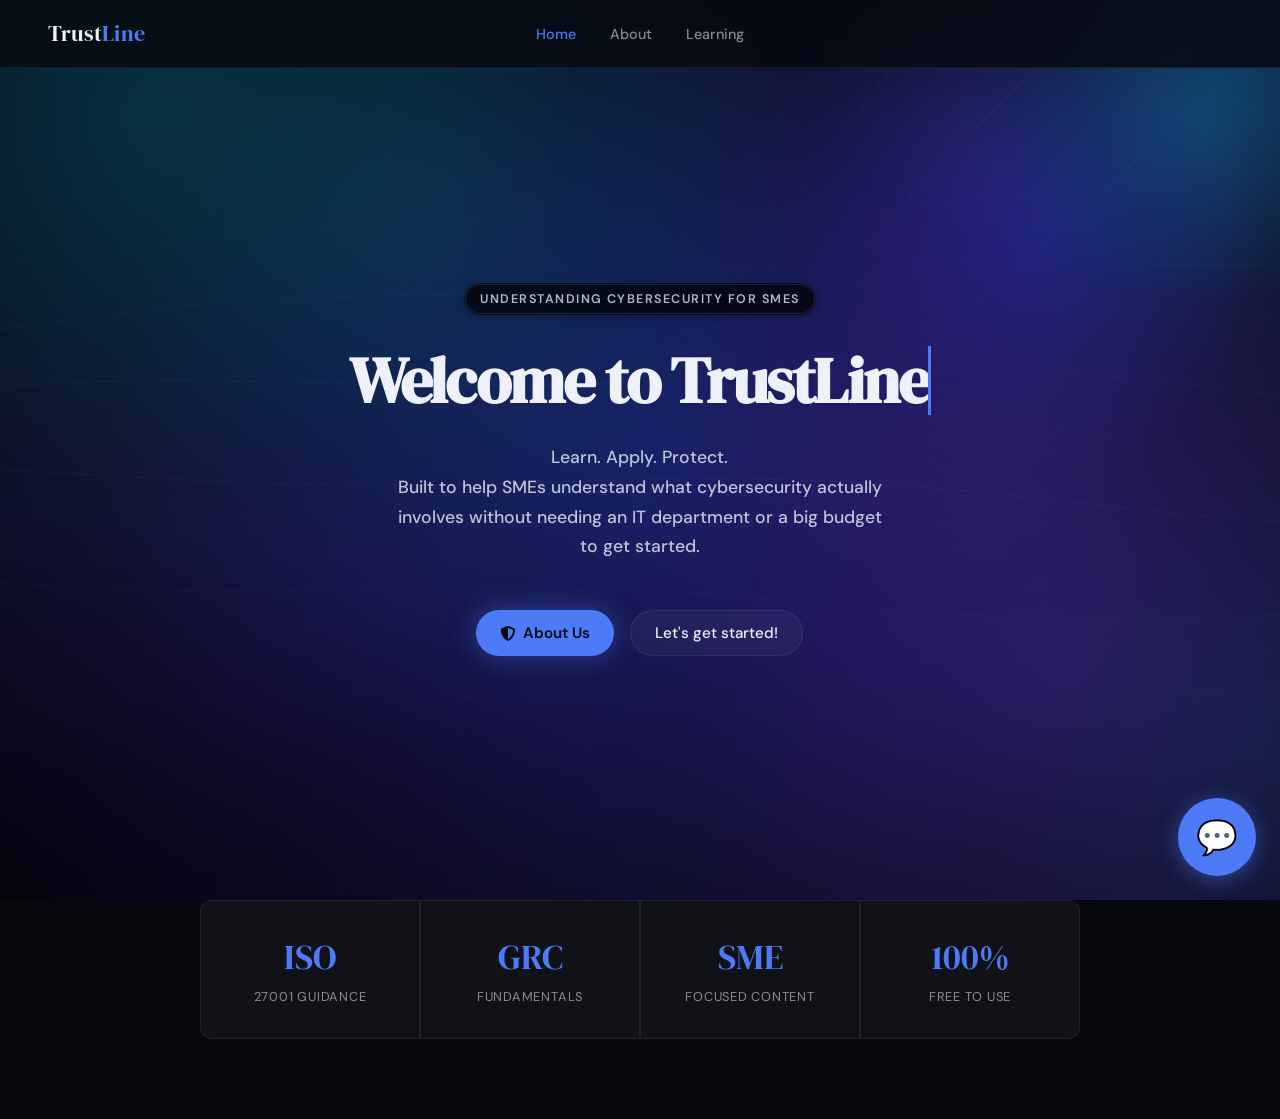
<file: TrustLine Website/index.html>
<!DOCTYPE html>
<html lang="en">
<head>
  <meta charset="UTF-8">
  <meta name="viewport" content="width=device-width, initial-scale=1.0">
  <title>TrustLine | Cybersecurity for SMEs</title>
  <link rel="stylesheet" href="styles/style.css">
  <!-- font awesome for icons - v6.5.0 seems stable -->
  <link rel="stylesheet" href="https://cdnjs.cloudflare.com/ajax/libs/font-awesome/6.5.0/css/all.min.css" crossorigin="anonymous">
</head>
<body>

<canvas id="wave-bg"></canvas>
<canvas id="corner-flow"></canvas>

<nav>
  <div class="nav-brand">Trust<span>Line</span></div>
  <i class="fa-solid fa-bars" id="menu-icon"></i>
  <div class="nav-links">
    <ul>
      <li><a href="/" class="active">Home</a></li>
      <li><a href="/about">About</a></li>
      <li><a href="/learning">Learning</a></li>
    </ul>
  </div>
</nav>

<!-- hero / landing section -->
<section class="hero">
  <div class="hero-inner">
    <div class="hero-eyebrow">Understanding Cybersecurity for SMEs</div>
    <h1>Welcome to TrustLine</h1>
    <p class="hero-tagline">
      Learn. Apply. Protect.<br>
      Built to help SMEs understand what cybersecurity actually involves without needing an IT department or a big budget to get started.
    </p>
    <div class="hero-pills">
      <a href="/about" class="pill pill-primary">
        <i class="fa-solid fa-shield-halved"></i> About Us
      </a>
      <a href="/learning" class="pill pill-ghost">
        Let's get started!
      </a>
    </div>
  </div>
</section>

<!--  summary of what the site covers -->
<div class="stats-bar">
  <div class="stat-item">
    <span class="stat-num">ISO</span>
    <span class="stat-label">27001 Guidance</span>
  </div>
  <div class="stat-item">
    <span class="stat-num">GRC</span>
    <span class="stat-label">Fundamentals</span>
  </div>
  <div class="stat-item">
    <span class="stat-num">SME</span>
    <span class="stat-label">Focused Content</span>
  </div>
  <!-- changed this from "100% Practical" - free to use felt more relevant -->
  <div class="stat-item">
    <span class="stat-num">100%</span>
    <span class="stat-label">Free to Use</span>
  </div>
</div>

<!-- chat widget]key handling in chat.js -->
<div id="chat-window">
  <div id="chat-header">
    TrustLine Assistant
    <span onclick="toggleChat()">✕</span>
  </div>
  <div id="chat-log"></div>
  <input type="text" id="chat-input" placeholder="Ask a question..." onkeydown="handleKey(event)">
</div>

<button id="chat-toggle-btn" onclick="toggleChat()">💬</button>

<script src="js/chat.js"></script>
<script src="js/Fade-in wallpaper.js"></script>
<script src="js/corner-flow.js"></script>
<script src="js/main_for_js_folder.js"></script>

</body>
</html>
</file>
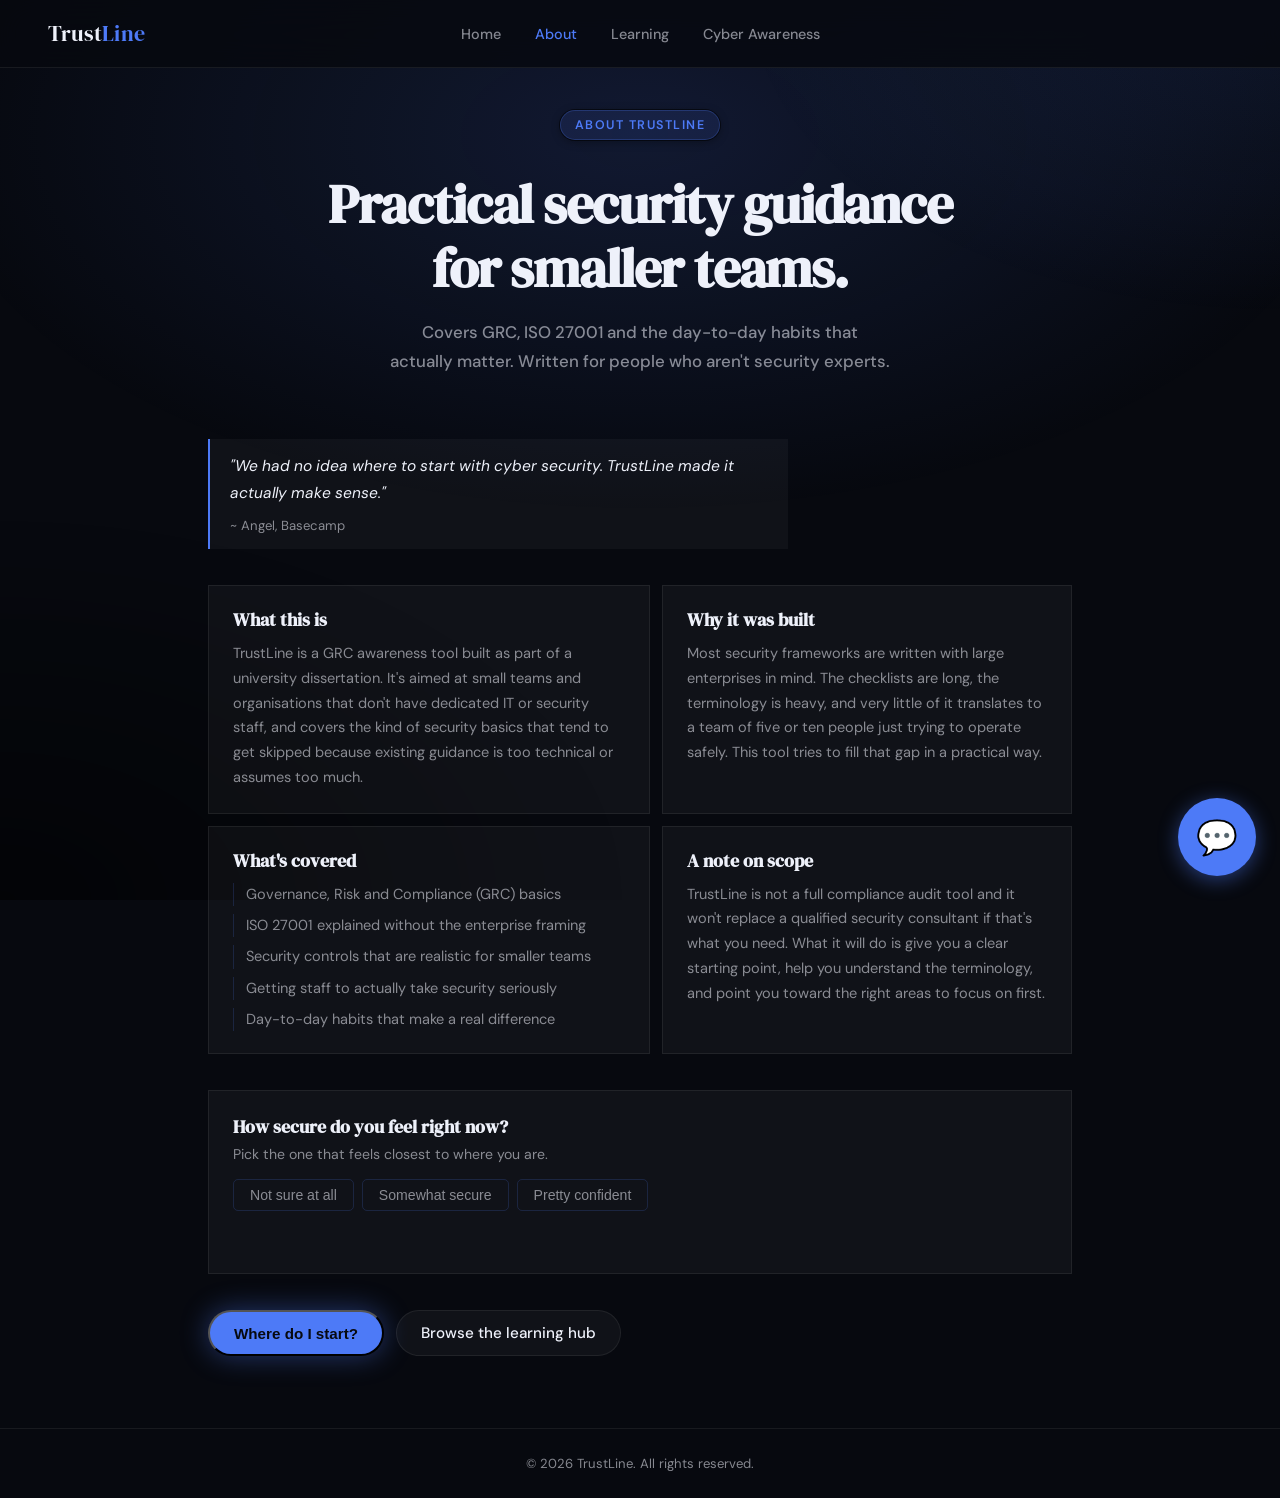
<file: TrustLine Website/About.html>
<!DOCTYPE html>
<html lang="en">
<head>
  <meta charset="UTF-8">
  <meta name="viewport" content="width=device-width, initial-scale=1.0">
  <title>About TrustLine</title>
  <link rel="stylesheet" href="styles/style.css">
  <link rel="stylesheet" href="styles/About.css">
  <link rel="stylesheet" href="https://cdnjs.cloudflare.com/ajax/libs/font-awesome/6.5.0/css/all.min.css" crossorigin="anonymous">
</head>
<body>

  <div class="about-bg-glow" aria-hidden="true"></div>

  <nav>
    <div class="nav-brand">Trust<span>Line</span></div>
    <i class="fa-solid fa-bars" id="menu-icon"></i>
    <div class="nav-links">
      <ul>
        <li><a href="/">Home</a></li>
        <li><a href="/about" class="active">About</a></li>
        <li><a href="/learning">Learning</a></li>
        <li><a href="/cyber-awareness">Cyber Awareness</a></li>
      </ul>
    </div>
  </nav>

  <section class="about-hero">
    <div class="about-hero-inner">
      <div class="hero-eyebrow">About TrustLine</div>
      <h1>Practical security guidance for smaller teams.</h1>
      <p class="hero-tagline">
        Covers GRC, ISO 27001 and the day-to-day habits that actually matter. Written for people who aren't security experts.
      </p>
    </div>
  </section>

  <main class="about-main">

    <div class="about-testimonial">
      <p class="testimonial-quote">
        "We had no idea where to start with cyber security. TrustLine made it actually make sense."
      </p>
      <span class="testimonial-author">~ Angel, Basecamp</span>
    </div>

    <div class="about-grid">

      <div class="about-card">
        <h2>What this is</h2>
        <p>
          TrustLine is a GRC awareness tool built as part of a university dissertation. It's aimed at small teams and organisations that don't have dedicated IT or security staff, and covers the kind of security basics that tend to get skipped because existing guidance is too technical or assumes too much.
        </p>
      </div>

      <div class="about-card">
        <h2>Why it was built</h2>
        <p>
          Most security frameworks are written with large enterprises in mind. The checklists are long, the terminology is heavy, and very little of it translates to a team of five or ten people just trying to operate safely. This tool tries to fill that gap in a practical way.
        </p>
      </div>

      <div class="about-card">
        <h2>What's covered</h2>
        <ul class="focus-list">
          <li>Governance, Risk and Compliance (GRC) basics</li>
          <li>ISO 27001 explained without the enterprise framing</li>
          <li>Security controls that are realistic for smaller teams</li>
          <li>Getting staff to actually take security seriously</li>
          <li>Day-to-day habits that make a real difference</li>
        </ul>
      </div>

      <div class="about-card">
        <h2>A note on scope</h2>
        <p>
          TrustLine is not a full compliance audit tool and it won't replace a qualified security consultant if that's what you need. What it will do is give you a clear starting point, help you understand the terminology, and point you toward the right areas to focus on first.
        </p>
      </div>

    </div>

    <div class="confidence-check">
      <h2>How secure do you feel right now?</h2>
      <p>Pick the one that feels closest to where you are.</p>
      <div class="confidence-btns">
        <button onclick="showConfidenceResponse('unsure')">Not sure at all</button>
        <button onclick="showConfidenceResponse('somewhat')">Somewhat secure</button>
        <button onclick="showConfidenceResponse('confident')">Pretty confident</button>
      </div>
      <div id="confidence-response"></div>
    </div>

    <div class="about-cta">
      <button onclick="openPopup()" class="pill pill-primary">Where do I start?</button>
      <a href="/learning" class="pill pill-ghost">Browse the learning hub</a>
    </div>

  </main>

  <footer class="footer">
    <p>© 2026 TrustLine. All rights reserved.</p>
  </footer>

  <div id="chat-window">
    <div id="chat-header">
      TrustLine Assistant
      <span onclick="toggleChat()">✕</span>
    </div>
    <div id="chat-log"></div>
    <input type="text" id="chat-input" placeholder="Ask a question..." onkeydown="handleKey(event)">
  </div>

  <button id="chat-toggle-btn" onclick="toggleChat()">💬</button>

  <script src="js/chat.js"></script>
  <script src="js/main_for_js_folder.js"></script>
  <script src="js/about.js"></script>
</body>
</html>
</file>
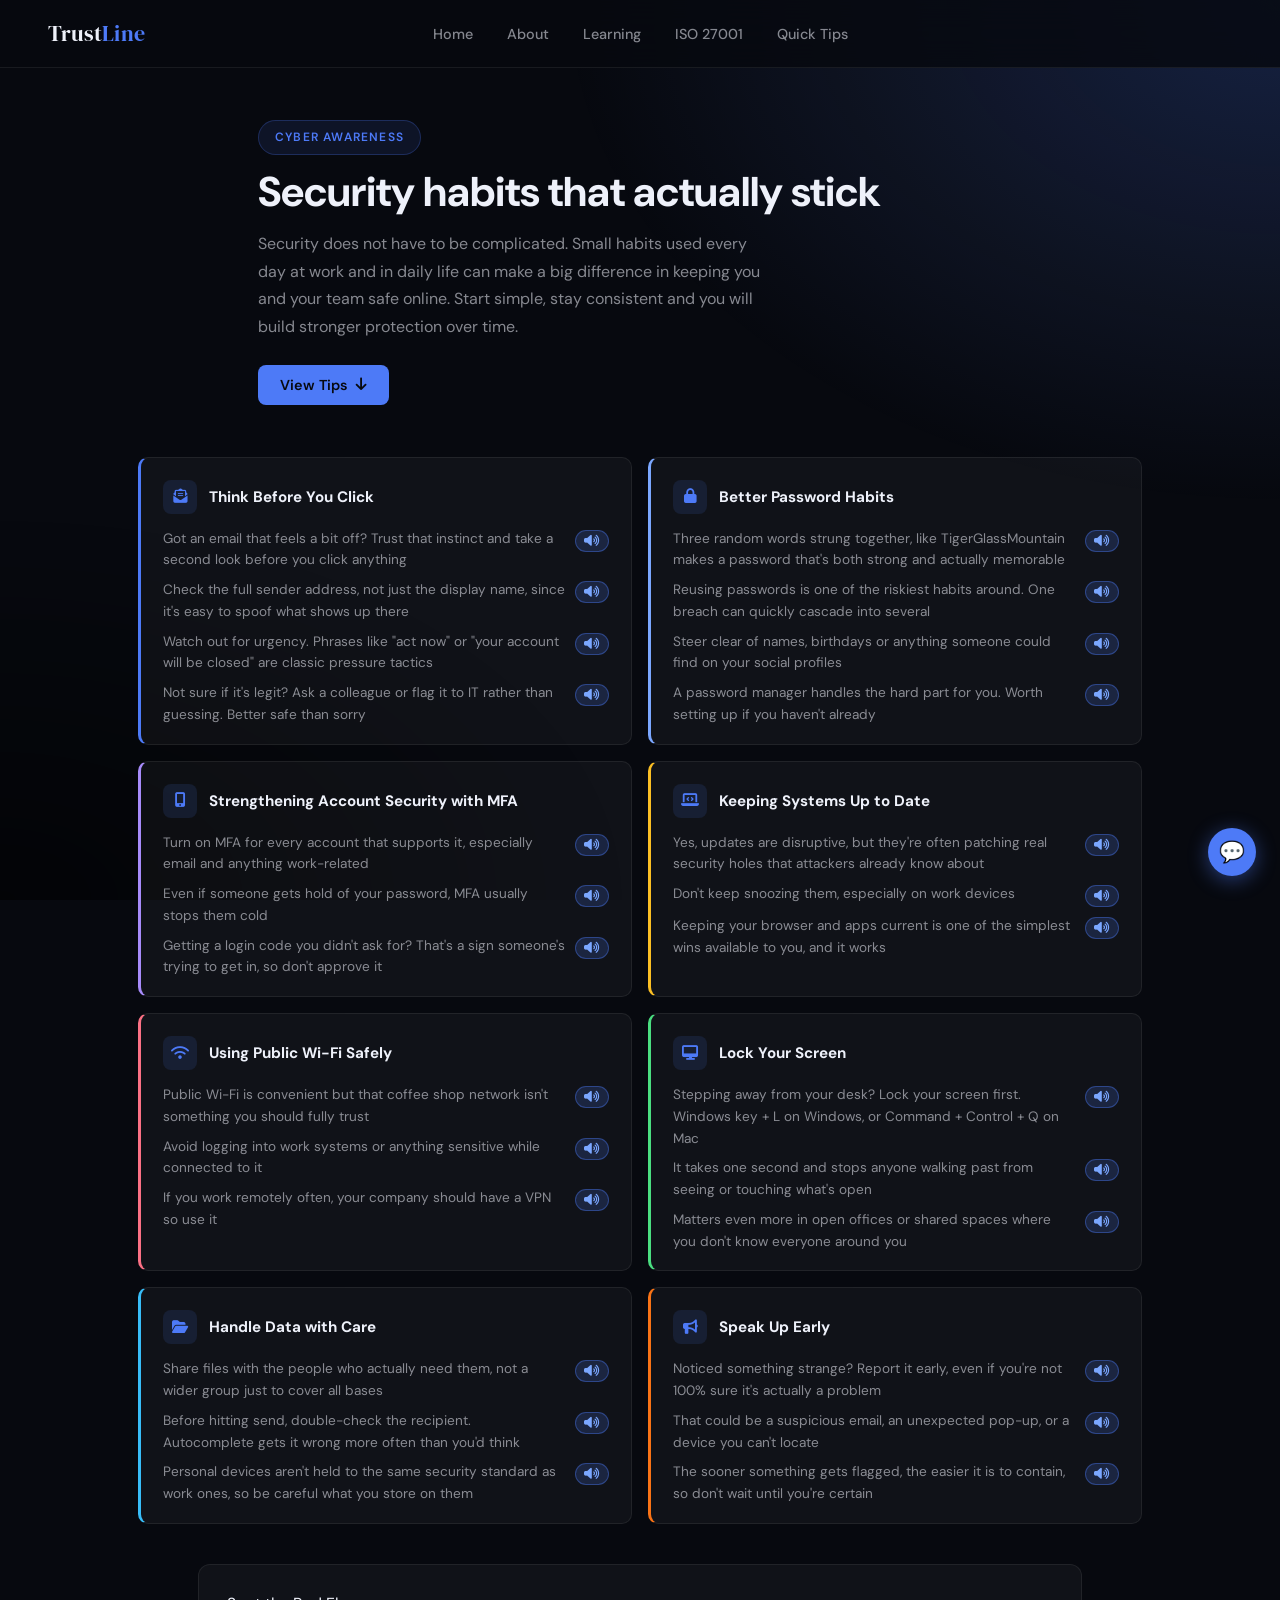
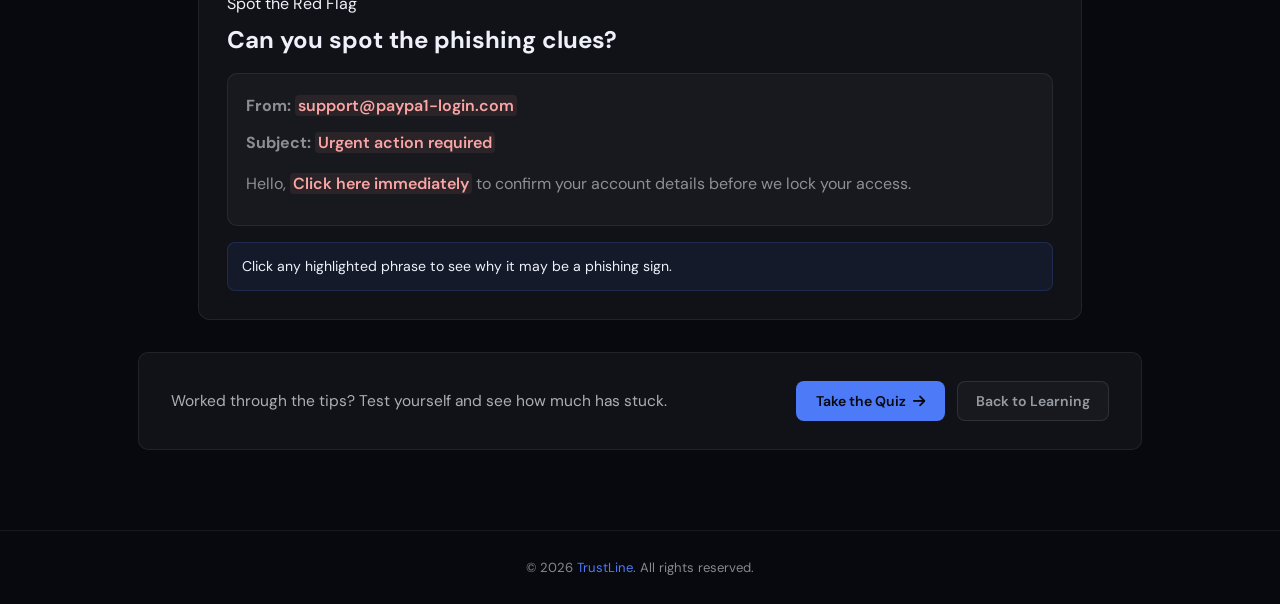
<file: TrustLine Website/Cyber Awareness.html>
<!DOCTYPE html>
<html lang="en">
<head>
  <meta charset="UTF-8">
  <meta name="viewport" content="width=device-width, initial-scale=1.0">
  <title>Cyber Awareness - TrustLine</title>
  <link rel="stylesheet" href="styles/style.css">
  <link rel="stylesheet" href="styles/Cyber Awareness.css">
  <link rel="stylesheet" href="https://cdnjs.cloudflare.com/ajax/libs/font-awesome/6.4.0/css/all.min.css">
</head>
<body>

<nav>
  <div class="nav-brand">Trust<span>Line</span></div>
  <i class="fa-solid fa-bars" id="menu-icon"></i>
  <div class="nav-links">
    <ul>
      <li><a href="/">Home</a></li>
      <li><a href="/about">About</a></li>
      <li><a href="/learning">Learning</a></li>
      <li><a href="/iso27001">ISO 27001</a></li>
      <li><a href="/quick-tips">Quick Tips</a></li>
    </ul>
  </div>
</nav>

<section class="awareness-hero">
  <p class="hero-label">Cyber Awareness</p>
  <h1>Security habits that actually stick</h1>
  <p>Security does not have to be complicated. Small habits used every day at work and in daily life can make a big difference in keeping you and your team safe online. Start simple, stay consistent and you will build stronger protection over time.
</p>
  <a href="#tips" class="hero-cta-btn">View Tips <i class="fa-solid fa-arrow-down"></i></a>
</section>

<main class="tips-main" id="tips">

  <div class="tips-grid">

    <div class="tip-card">
      <div class="tip-header">
        <div class="tip-icon"><i class="fas fa-envelope-open-text"></i></div>
        <h3>Think Before You Click</h3>
      </div>
      <ul class="tip-list">
        <li>Got an email that feels a bit off? Trust that instinct and take a second look before you click anything <button class="speak-btn" onclick="speakTip(this)"><i class="fas fa-volume-up"></i></button></li>
        <li>Check the full sender address, not just the display name, since it's easy to spoof what shows up there <button class="speak-btn" onclick="speakTip(this)"><i class="fas fa-volume-up"></i></button></li>
        <li>Watch out for urgency. Phrases like "act now" or "your account will be closed" are classic pressure tactics <button class="speak-btn" onclick="speakTip(this)"><i class="fas fa-volume-up"></i></button></li>
        <li>Not sure if it's legit? Ask a colleague or flag it to IT rather than guessing. Better safe than sorry <button class="speak-btn" onclick="speakTip(this)"><i class="fas fa-volume-up"></i></button></li>
      </ul>
    </div>

    <div class="tip-card">
      <div class="tip-header">
        <div class="tip-icon"><i class="fas fa-lock"></i></div>
        <h3>Better Password Habits</h3>
      </div>
      <ul class="tip-list">
        <li>Three random words strung together, like TigerGlassMountain makes a password that's both strong and actually memorable <button class="speak-btn" onclick="speakTip(this)"><i class="fas fa-volume-up"></i></button></li>
        <li>Reusing passwords is one of the riskiest habits around. One breach can quickly cascade into several <button class="speak-btn" onclick="speakTip(this)"><i class="fas fa-volume-up"></i></button></li>
        <li>Steer clear of names, birthdays or anything someone could find on your social profiles <button class="speak-btn" onclick="speakTip(this)"><i class="fas fa-volume-up"></i></button></li>
        <li>A password manager handles the hard part for you. Worth setting up if you haven't already <button class="speak-btn" onclick="speakTip(this)"><i class="fas fa-volume-up"></i></button></li>
      </ul>
    </div>

    <div class="tip-card">
      <div class="tip-header">
        <div class="tip-icon"><i class="fas fa-mobile-alt"></i></div>
        <h3>Strengthening Account Security with MFA</h3>
      </div>
      <ul class="tip-list">
        <li>Turn on MFA for every account that supports it, especially email and anything work-related <button class="speak-btn" onclick="speakTip(this)"><i class="fas fa-volume-up"></i></button></li>
        <li>Even if someone gets hold of your password, MFA usually stops them cold <button class="speak-btn" onclick="speakTip(this)"><i class="fas fa-volume-up"></i></button></li>
        <li>Getting a login code you didn't ask for? That's a sign someone's trying to get in, so don't approve it <button class="speak-btn" onclick="speakTip(this)"><i class="fas fa-volume-up"></i></button></li>
      </ul>
    </div>

    <div class="tip-card">
      <div class="tip-header">
        <div class="tip-icon"><i class="fas fa-laptop-code"></i></div>
        <h3>Keeping Systems Up to Date</h3>
      </div>
      <ul class="tip-list">
        <li>Yes, updates are disruptive, but they're often patching real security holes that attackers already know about <button class="speak-btn" onclick="speakTip(this)"><i class="fas fa-volume-up"></i></button></li>
        <li>Don't keep snoozing them, especially on work devices <button class="speak-btn" onclick="speakTip(this)"><i class="fas fa-volume-up"></i></button></li>
        <li>Keeping your browser and apps current is one of the simplest wins available to you, and it works <button class="speak-btn" onclick="speakTip(this)"><i class="fas fa-volume-up"></i></button></li>
      </ul>
    </div>

    <div class="tip-card">
      <div class="tip-header">
        <div class="tip-icon"><i class="fas fa-wifi"></i></div>
        <h3>Using Public Wi-Fi Safely</h3>
      </div>
      <ul class="tip-list">
        <li>Public Wi-Fi is convenient but that coffee shop network isn't something you should fully trust <button class="speak-btn" onclick="speakTip(this)"><i class="fas fa-volume-up"></i></button></li>
        <li>Avoid logging into work systems or anything sensitive while connected to it <button class="speak-btn" onclick="speakTip(this)"><i class="fas fa-volume-up"></i></button></li>
        <li>If you work remotely often, your company should have a VPN so use it <button class="speak-btn" onclick="speakTip(this)"><i class="fas fa-volume-up"></i></button></li>
      </ul>
    </div>

    <div class="tip-card">
      <div class="tip-header">
        <div class="tip-icon"><i class="fas fa-desktop"></i></div>
        <h3>Lock Your Screen</h3>
      </div>
      <ul class="tip-list">
        <li>Stepping away from your desk? Lock your screen first. Windows key + L on Windows, or Command + Control + Q on Mac <button class="speak-btn" onclick="speakTip(this)"><i class="fas fa-volume-up"></i></button></li>
        <li>It takes one second and stops anyone walking past from seeing or touching what's open <button class="speak-btn" onclick="speakTip(this)"><i class="fas fa-volume-up"></i></button></li>
        <li>Matters even more in open offices or shared spaces where you don't know everyone around you <button class="speak-btn" onclick="speakTip(this)"><i class="fas fa-volume-up"></i></button></li>
      </ul>
    </div>

    <div class="tip-card">
      <div class="tip-header">
        <div class="tip-icon"><i class="fas fa-folder-open"></i></div>
        <h3>Handle Data with Care</h3>
      </div>
      <ul class="tip-list">
        <li>Share files with the people who actually need them, not a wider group just to cover all bases <button class="speak-btn" onclick="speakTip(this)"><i class="fas fa-volume-up"></i></button></li>
        <li>Before hitting send, double-check the recipient. Autocomplete gets it wrong more often than you'd think <button class="speak-btn" onclick="speakTip(this)"><i class="fas fa-volume-up"></i></button></li>
        <li>Personal devices aren't held to the same security standard as work ones, so be careful what you store on them <button class="speak-btn" onclick="speakTip(this)"><i class="fas fa-volume-up"></i></button></li>
      </ul>
    </div>

    <div class="tip-card">
      <div class="tip-header">
        <div class="tip-icon"><i class="fas fa-bullhorn"></i></div>
        <h3>Speak Up Early</h3>
      </div>
      <ul class="tip-list">
        <li>Noticed something strange? Report it early, even if you're not 100% sure it's actually a problem <button class="speak-btn" onclick="speakTip(this)"><i class="fas fa-volume-up"></i></button></li>
        <li>That could be a suspicious email, an unexpected pop-up, or a device you can't locate <button class="speak-btn" onclick="speakTip(this)"><i class="fas fa-volume-up"></i></button></li>
        <li>The sooner something gets flagged, the easier it is to contain, so don't wait until you're certain <button class="speak-btn" onclick="speakTip(this)"><i class="fas fa-volume-up"></i></button></li>
      </ul>
    </div>

  </div>

  <section class="red-flag-section">
    <div class="red-flag-card">
      <div class="red-flag-header">
        <p class="hero-label">Spot the Red Flag</p>
        <h2>Can you spot the phishing clues?</h2>
      </div>

      <div class="email-preview">
        <p><strong>From:</strong> <span class="flag-item" data-tip="This sender address looks suspicious because it uses a slightly changed domain that is easy to mistake for the real one.">support@paypa1-login.com</span></p>
        <p><strong>Subject:</strong> <span class="flag-item" data-tip="Urgent wording is a common trick used to make people act before they stop and think.">Urgent action required</span></p>
        <p class="email-body">Hello, <span class="flag-item" data-tip="This kind of message pushes you to click straight away, which is exactly what attackers want.">Click here immediately</span> to confirm your account details before we lock your access.</p>
      </div>

      <div class="flag-explanation" id="flagExplanation">
        Click any highlighted phrase to see why it may be a phishing sign.
      </div>
    </div>
  </section>

  <div class="bottom-cta">
    <p>Worked through the tips? Test yourself and see how much has stuck.</p>
    <div class="cta-btns">
      <a href="/cyber-awareness-quiz" class="cta-primary">Take the Quiz <i class="fa-solid fa-arrow-right"></i></a>
      <a href="/learning" class="cta-ghost">Back to Learning</a>
    </div>
  </div>

</main>

<footer>
  <p>© 2026 <span>TrustLine</span>. All rights reserved.</p>
</footer>

<div id="chat-window">
  <div id="chat-header">
    TrustLine Assistant
    <span onclick="toggleChat()">✕</span>
  </div>
  <div id="chat-log"></div>
  <input id="chat-input" type="text" placeholder="Ask me anything..." onkeydown="handleKey(event)" />
</div>

<button id="chat-toggle-btn" onclick="toggleChat()">💬</button>

<script src="js/chat.js"></script>
<script src="js/main_for_js_folder.js"></script>
<script src="js/Cyber Awareness.js"></script>

</body>
</html>
</file>
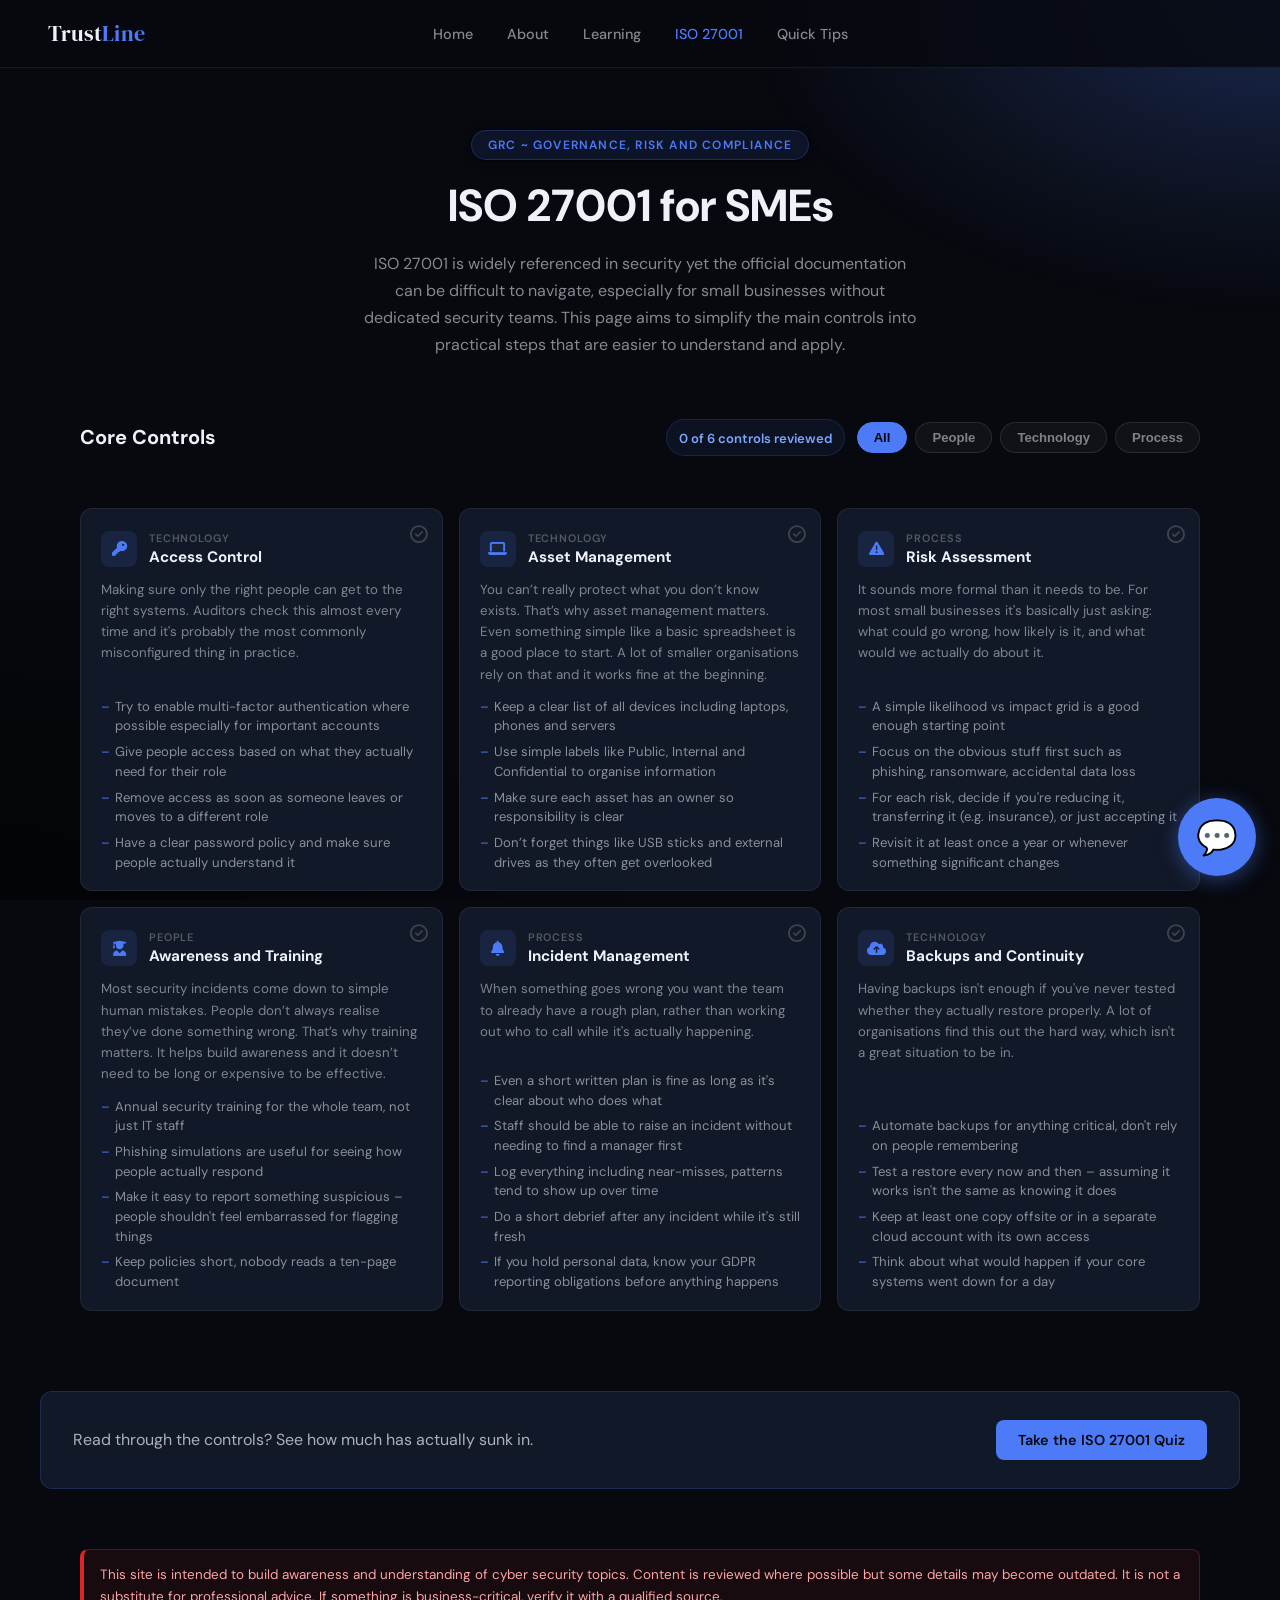
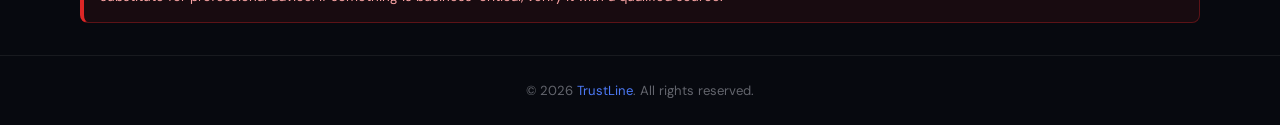
<file: TrustLine Website/ISO27001.html>
<!DOCTYPE html>
<html lang="en">
<head>
  <meta charset="UTF-8">
  <meta name="viewport" content="width=device-width, initial-scale=1.0">
  <title>ISO 27001 – TrustLine</title>
  <link rel="stylesheet" href="styles/style.css">
  <link rel="stylesheet" href="styles/ISO27001.css">
  <link rel="stylesheet" href="https://cdnjs.cloudflare.com/ajax/libs/font-awesome/6.5.0/css/all.min.css" crossorigin="anonymous">
</head>
<body>

<nav>
  <div class="nav-brand">Trust<span>Line</span></div>
  <i class="fa-solid fa-bars" id="menu-icon"></i>
  <div class="nav-links">
    <ul>
      <li><a href="/">Home</a></li>
      <li><a href="/about">About</a></li>
      <li><a href="/learning">Learning</a></li>
      <li><a href="/iso27001" class="active">ISO 27001</a></li>
      <li><a href="/quick-tips">Quick Tips</a></li>
    </ul>
  </div>
</nav>

<section class="iso-hero">
  <div class="hero-eyebrow">GRC ~ Governance, Risk and Compliance</div>
  <h1 class="iso-title">ISO 27001 for SMEs</h1>
  <p class="iso-intro">
ISO 27001 is widely referenced in security yet the official documentation can be difficult to navigate, especially for small businesses without dedicated security teams. This page aims to simplify the main controls into practical steps that are easier to understand and apply.  </p>
</section>

<section class="controls-section" id="controls">
  <div class="controls-header">
    <h2>Core Controls</h2>
    <div class="header-right">
      <div class="review-tracker">
        <span id="reviewCount">0 of 6 controls reviewed</span>
      </div>
      <div class="filter-tabs" role="group" aria-label="Filter by category">
        <button class="f-btn active" data-filter="all">All</button>
        <button class="f-btn" data-filter="people">People</button>
        <button class="f-btn" data-filter="tech">Technology</button>
        <button class="f-btn" data-filter="process">Process</button>
      </div>
    </div>
  </div>

  <p class="review-message" id="reviewMessage"></p>

  <div class="controls-grid" id="isoGrid">

    <article class="iso-card" data-category="tech">
      <button class="tick-btn" onclick="toggleDone(this)" title="Mark as done">
        <i class="fa-regular fa-circle-check" aria-hidden="true"></i>
      </button>
      <div class="card-head">
        <div class="card-icon"><i class="fa-solid fa-key" aria-hidden="true"></i></div>
        <div>
          <span class="card-tag">Technology</span>
          <h3>Access Control</h3>
        </div>
      </div>
      <p>Making sure only the right people can get to the right systems. Auditors check this almost every time and it's probably the most commonly misconfigured thing in practice.</p>
      <ul>
        <li>Try to enable multi-factor authentication where possible especially for important accounts</li>
        <li>Give people access based on what they actually need for their role</li>
        <li>Remove access as soon as someone leaves or moves to a different role</li>
        <li>Have a clear password policy and make sure people actually understand it</li>
      </ul>
    </article>

    <article class="iso-card" data-category="tech">
      <button class="tick-btn" onclick="toggleDone(this)" title="Mark as done">
        <i class="fa-regular fa-circle-check" aria-hidden="true"></i>
      </button>
      <div class="card-head">
        <div class="card-icon"><i class="fa-solid fa-laptop" aria-hidden="true"></i></div>
        <div>
          <span class="card-tag">Technology</span>
          <h3>Asset Management</h3>
        </div>
      </div>
      <p>You can’t really protect what you don’t know exists. That’s why asset management matters. Even something simple like a basic spreadsheet is a good place to start. A lot of smaller organisations rely on that and it works fine at the beginning.</p>
      <ul>
        <li>Keep a clear list of all devices including laptops, phones and servers</li>
        <li>Use simple labels like Public, Internal and Confidential to organise information</li>
        <li>Make sure each asset has an owner so responsibility is clear</li>
        <li>Don’t forget things like USB sticks and external drives as they often get overlooked</li>
      </ul>
    </article>

    <article class="iso-card" data-category="process">
      <button class="tick-btn" onclick="toggleDone(this)" title="Mark as done">
        <i class="fa-regular fa-circle-check" aria-hidden="true"></i>
      </button>
      <div class="card-head">
        <div class="card-icon"><i class="fa-solid fa-triangle-exclamation" aria-hidden="true"></i></div>
        <div>
          <span class="card-tag">Process</span>
          <h3>Risk Assessment</h3>
        </div>
      </div>
      <p>It sounds more formal than it needs to be. For most small businesses it's basically just asking: what could go wrong, how likely is it, and what would we actually do about it.</p>
      <ul>
        <li>A simple likelihood vs impact grid is a good enough starting point</li>
        <li>Focus on the obvious stuff first such as phishing, ransomware, accidental data loss</li>
        <li>For each risk, decide if you're reducing it, transferring it (e.g. insurance), or just accepting it</li>
        <li>Revisit it at least once a year or whenever something significant changes</li>
      </ul>
    </article>

    <article class="iso-card" data-category="people">
      <button class="tick-btn" onclick="toggleDone(this)" title="Mark as done">
        <i class="fa-regular fa-circle-check" aria-hidden="true"></i>
      </button>
      <div class="card-head">
        <div class="card-icon"><i class="fa-solid fa-user-graduate" aria-hidden="true"></i></div>
        <div>
          <span class="card-tag">People</span>
          <h3>Awareness and Training</h3>
        </div>
      </div>
      <p>Most security incidents come down to simple human mistakes. People don’t always realise they’ve done something wrong. That’s why training matters. It helps build awareness and it doesn’t need to be long or expensive to be effective.</p>
      <ul>
        <li>Annual security training for the whole team, not just IT staff</li>
        <li>Phishing simulations are useful for seeing how people actually respond</li>
        <li>Make it easy to report something suspicious – people shouldn't feel embarrassed for flagging things</li>
        <li>Keep policies short, nobody reads a ten-page document</li>
      </ul>
    </article>

    <article class="iso-card" data-category="process">
      <button class="tick-btn" onclick="toggleDone(this)" title="Mark as done">
        <i class="fa-regular fa-circle-check" aria-hidden="true"></i>
      </button>
      <div class="card-head">
        <div class="card-icon"><i class="fa-solid fa-bell" aria-hidden="true"></i></div>
        <div>
          <span class="card-tag">Process</span>
          <h3>Incident Management</h3>
        </div>
      </div>
      <p>When something goes wrong you want the team to already have a rough plan, rather than working out who to call while it's actually happening.</p>
      <ul>
        <li>Even a short written plan is fine as long as it's clear about who does what</li>
        <li>Staff should be able to raise an incident without needing to find a manager first</li>
        <li>Log everything including near-misses, patterns tend to show up over time</li>
        <li>Do a short debrief after any incident while it's still fresh</li>
        <li>If you hold personal data, know your GDPR reporting obligations before anything happens</li>
      </ul>
    </article>

    <article class="iso-card" data-category="tech">
      <button class="tick-btn" onclick="toggleDone(this)" title="Mark as done">
        <i class="fa-regular fa-circle-check" aria-hidden="true"></i>
      </button>
      <div class="card-head">
        <div class="card-icon"><i class="fa-solid fa-cloud-arrow-up" aria-hidden="true"></i></div>
        <div>
          <span class="card-tag">Technology</span>
          <h3>Backups and Continuity</h3>
        </div>
      </div>
      <p>Having backups isn't enough if you've never tested whether they actually restore properly. A lot of organisations find this out the hard way, which isn't a great situation to be in.</p>
      <ul>
        <li>Automate backups for anything critical, don't rely on people remembering</li>
        <li>Test a restore every now and then – assuming it works isn't the same as knowing it does</li>
        <li>Keep at least one copy offsite or in a separate cloud account with its own access</li>
        <li>Think about what would happen if your core systems went down for a day</li>
      </ul>
    </article>

  </div>
</section>

<section class="bottom-cta" id="quiz-link">
  <div class="quiz-prompt">
    <p>Read through the controls? See how much has actually sunk in.</p>
    <a href="/iso27001-quiz" class="quiz-btn">Take the ISO 27001 Quiz</a>
  </div>
</section>

<aside class="disclaimer">
  <p>This site is intended to build awareness and understanding of cyber security topics. Content is reviewed where possible but some details may become outdated. It is not a substitute for professional advice. If something is business-critical, verify it with a qualified source.</p>
</aside>

<footer>
  <p>© 2026 <span>TrustLine</span>. All rights reserved.</p>
</footer>

<div id="chat-window">
  <div id="chat-header">
    TrustLine Assistant
    <span onclick="toggleChat()">✕</span>
  </div>
  <div id="chat-log"></div>
  <input type="text" id="chat-input" placeholder="Ask a question..." onkeydown="handleKey(event)">
</div>

<button id="chat-toggle-btn" onclick="toggleChat()">💬</button>

<script src="js/chat.js"></script>
<script src="js/main_for_js_folder.js"></script>
<script src="js/ISO27001.js"></script>

</body>
</html>
</file>
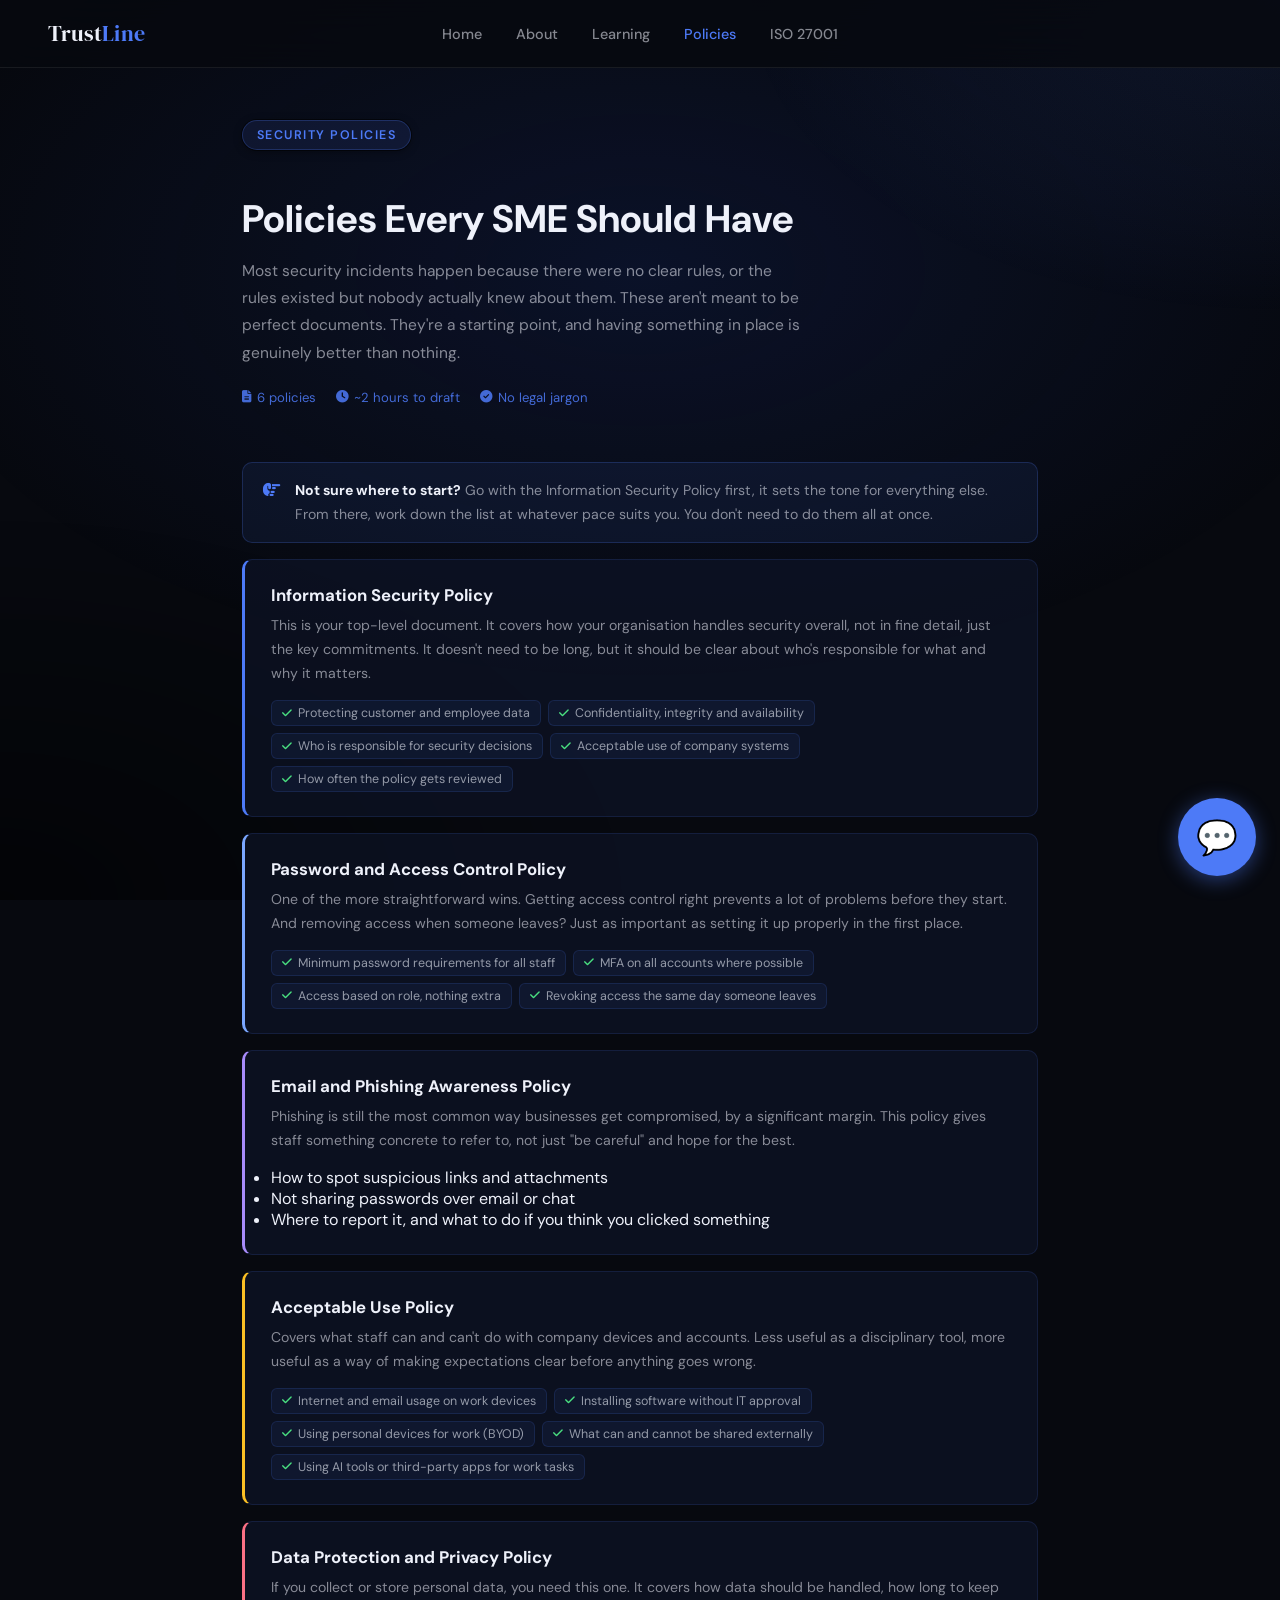
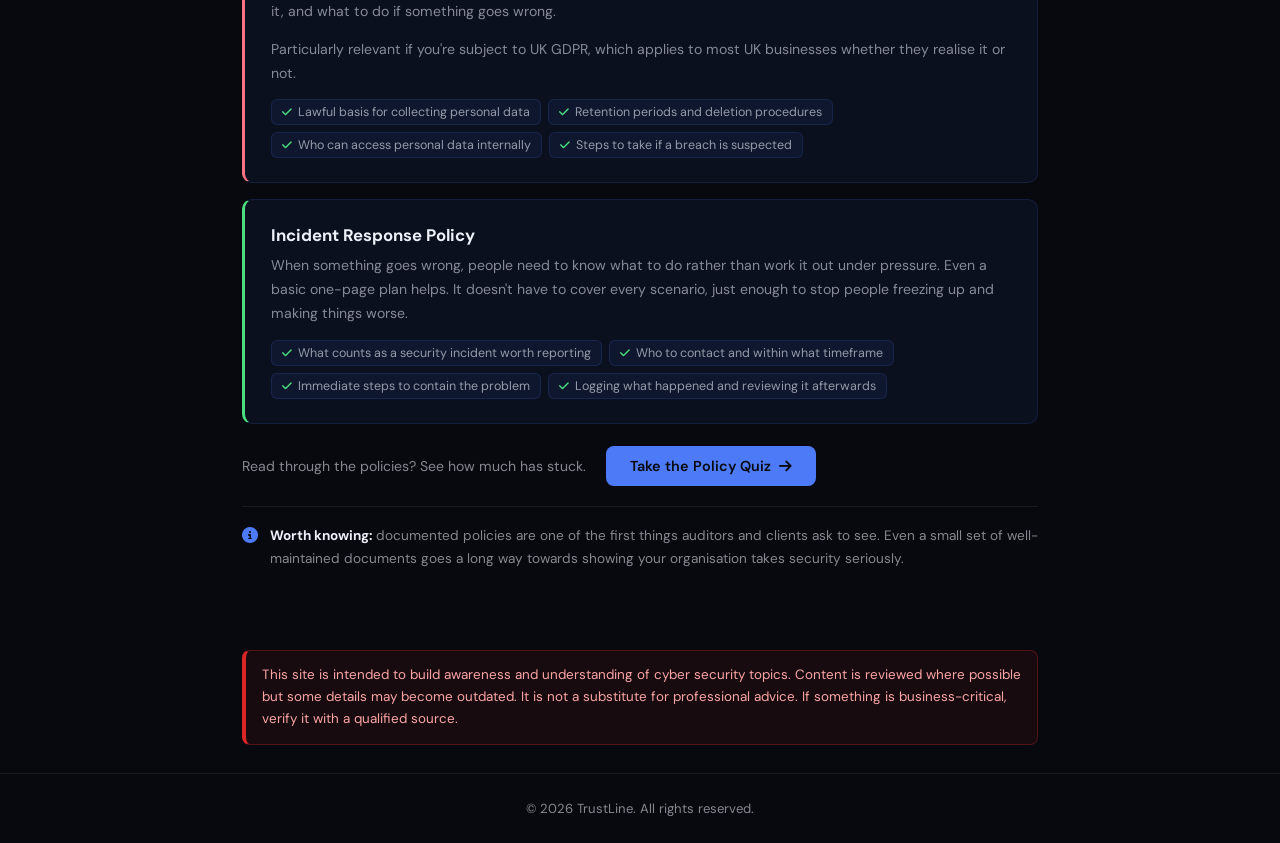
<file: TrustLine Website/Policies.html>
<!DOCTYPE html>
<html lang="en">
<head>
  <meta charset="UTF-8">
  <meta name="viewport" content="width=device-width, initial-scale=1.0">
  <title>Policies – TrustLine</title>
  <link rel="stylesheet" href="styles/style.css">
  <link rel="stylesheet" href="styles/Policies.css">
  <link rel="stylesheet" href="https://cdnjs.cloudflare.com/ajax/libs/font-awesome/6.4.0/css/all.min.css">
</head>
<body>

<nav>
  <div class="nav-brand">Trust<span>Line</span></div>
  <i class="fa-solid fa-bars" id="menu-icon"></i>
  <div class="nav-links">
    <ul>
      <li><a href="/">Home</a></li>
      <li><a href="/about">About</a></li>
      <li><a href="/learning">Learning</a></li>
      <li><a href="/policies" class="active">Policies</a></li>
      <li><a href="/iso27001">ISO 27001</a></li>
    </ul>
  </div>
</nav>

<section class="policies-hero">
  <div class="hero-eyebrow">Security Policies</div>
  <h1>Policies Every SME Should Have</h1>
  <p>Most security incidents happen because there were no clear rules, or the rules existed but nobody actually knew about them. These aren't meant to be perfect documents. They're a starting point, and having something in place is genuinely better than nothing.</p>
  <div class="hero-meta">
    <span><i class="fa-solid fa-file-lines"></i> 6 policies</span>
    <span><i class="fa-solid fa-clock"></i> ~2 hours to draft</span>
    <span><i class="fa-solid fa-circle-check"></i> No legal jargon</span>
  </div>
</section>

<main class="policies-main">

  <!-- callout added to help people figure out where to begin -->
  <div class="where-to-start">
    <i class="fa-solid fa-hand-point-right callout-icon"></i>
    <div>
      <strong>Not sure where to start?</strong> Go with the Information Security Policy first, it sets the tone for everything else. From there, work down the list at whatever pace suits you. You don't need to do them all at once.
    </div>
  </div>

  <article class="policy-card">
    <h2>Information Security Policy</h2>
    <p>This is your top-level document. It covers how your organisation handles security overall, not in fine detail, just the key commitments. It doesn't need to be long, but it should be clear about who's responsible for what and why it matters.</p>
    <div class="policy-tags">
      <span><i class="fa-solid fa-check"></i> Protecting customer and employee data</span>
      <span><i class="fa-solid fa-check"></i> Confidentiality, integrity and availability</span>
      <span><i class="fa-solid fa-check"></i> Who is responsible for security decisions</span>
      <span><i class="fa-solid fa-check"></i> Acceptable use of company systems</span>
      <span><i class="fa-solid fa-check"></i> How often the policy gets reviewed</span>
    </div>
  </article>

  <article class="policy-card">
    <h2>Password and Access Control Policy</h2>
    <p>One of the more straightforward wins. Getting access control right prevents a lot of problems before they start. And removing access when someone leaves? Just as important as setting it up properly in the first place.</p>
    <div class="policy-tags">
      <span><i class="fa-solid fa-check"></i> Minimum password requirements for all staff</span>
      <span><i class="fa-solid fa-check"></i> MFA on all accounts where possible</span>
      <span><i class="fa-solid fa-check"></i> Access based on role, nothing extra</span>
      <span><i class="fa-solid fa-check"></i> Revoking access the same day someone leaves</span>
    </div>
  </article>

  <!-- only 3 points here so used a plain list rather than the tag pills -->
  <article class="policy-card">
    <h2>Email and Phishing Awareness Policy</h2>
    <p>Phishing is still the most common way businesses get compromised, by a significant margin. This policy gives staff something concrete to refer to, not just "be careful" and hope for the best.</p>
    <ul>
      <li>How to spot suspicious links and attachments</li>
      <li>Not sharing passwords over email or chat</li>
      <li>Where to report it, and what to do if you think you clicked something</li>
    </ul>
  </article>

  <!-- AUP covers a lot of ground so this one ended up with more points than the others -->
  <article class="policy-card">
    <h2>Acceptable Use Policy</h2>
    <p>Covers what staff can and can't do with company devices and accounts. Less useful as a disciplinary tool, more useful as a way of making expectations clear before anything goes wrong.</p>
    <div class="policy-tags">
      <span><i class="fa-solid fa-check"></i> Internet and email usage on work devices</span>
      <span><i class="fa-solid fa-check"></i> Installing software without IT approval</span>
      <span><i class="fa-solid fa-check"></i> Using personal devices for work (BYOD)</span>
      <span><i class="fa-solid fa-check"></i> What can and cannot be shared externally</span>
      <span><i class="fa-solid fa-check"></i> Using AI tools or third-party apps for work tasks</span>
    </div>
  </article>

  <article class="policy-card">
    <h2>Data Protection and Privacy Policy</h2>
    <p>If you collect or store personal data, you need this one. It covers how data should be handled, how long to keep it, and what to do if something goes wrong.</p>
    <p>Particularly relevant if you're subject to UK GDPR, which applies to most UK businesses whether they realise it or not.</p>
    <div class="policy-tags">
      <span><i class="fa-solid fa-check"></i> Lawful basis for collecting personal data</span>
      <span><i class="fa-solid fa-check"></i> Retention periods and deletion procedures</span>
      <span><i class="fa-solid fa-check"></i> Who can access personal data internally</span>
      <span><i class="fa-solid fa-check"></i> Steps to take if a breach is suspected</span>
    </div>
  </article>

  <article class="policy-card">
    <h2>Incident Response Policy</h2>
    <p>When something goes wrong, people need to know what to do rather than work it out under pressure. Even a basic one-page plan helps. It doesn't have to cover every scenario, just enough to stop people freezing up and making things worse.</p>
    <div class="policy-tags">
      <span><i class="fa-solid fa-check"></i> What counts as a security incident worth reporting</span>
      <span><i class="fa-solid fa-check"></i> Who to contact and within what timeframe</span>
      <span><i class="fa-solid fa-check"></i> Immediate steps to contain the problem</span>
      <span><i class="fa-solid fa-check"></i> Logging what happened and reviewing it afterwards</span>
    </div>
  </article>

  <!-- quiz at the bottom, felt like the natural endpoint after going through all the cards -->
  <div class="quiz-link">
    <p class="quiz-prompt">Read through the policies? See how much has stuck.</p>
    <a href="/policy-quiz" class="quiz-btn">Take the Policy Quiz <i class="fa-solid fa-arrow-right"></i></a>
  </div>

  <div class="footer-note">
    <i class="fa-solid fa-circle-info footer-note-icon"></i>
    <p><strong>Worth knowing:</strong> documented policies are one of the first things auditors and clients ask to see. Even a small set of well-maintained documents goes a long way towards showing your organisation takes security seriously.</p>
  </div>

</main>

<!-- disclaimer here because some of this content touches on legal/compliance areas -->
<aside class="disclaimer">
  <p>This site is intended to build awareness and understanding of cyber security topics. Content is reviewed where possible but some details may become outdated. It is not a substitute for professional advice. If something is business-critical, verify it with a qualified source.</p>
</aside>

<footer class="footer">
  <p>© 2026 TrustLine. All rights reserved.</p>
</footer>

<div id="chat-window">
  <div id="chat-header">
    TrustLine Assistant
    <span onclick="toggleChat()">✕</span>
  </div>
  <div id="chat-log"></div>
  <input type="text" id="chat-input" placeholder="Ask a question..." onkeydown="handleKey(event)">
</div>

<button id="chat-toggle-btn" onclick="toggleChat()">💬</button>

<script src="js/chat.js"></script>
<script src="js/main_for_js_folder.js"></script>

</body>
</html>
</file>
<file: TrustLine Website/styles/style.css>
@import url('https://fonts.googleapis.com/css2?family=DM+Serif+Display:ital@0;1&family=DM+Sans:wght@300;400;500;600&display=swap');

:root {
  --bg: #07090f;
  --surface: rgba(255,255,255,0.04);
  --surface-hover: rgba(255,255,255,0.07);
  --text: #eef1fa;
  --muted: rgba(238,241,250,0.55);
  --brand: #4d7af7;
  --brand-dim: rgba(77,122,247,0.15);
  --brand-2: #7ba7ff;
  --border: rgba(77,122,247,0.18);
  --border-subtle: rgba(255,255,255,0.07);
  --font-display: 'DM Serif Display', serif;
  --font-body: 'DM Sans', sans-serif;
}

*, *::before, *::after {
  margin: 0;
  padding: 0;
  box-sizing: border-box;
}

html { scroll-behavior: smooth; }

body {
  font-family: var(--font-body);
  background-color: var(--bg);
  color: var(--text);
  min-height: 100vh;
  overflow-x: hidden;
}

body::before {
  content: '';
  position: fixed;
  inset: 0;
  background:
    radial-gradient(ellipse 60vw 50vh at 100% 0%, rgba(77, 122, 247, 0.11) 0%, rgba(100, 140, 255, 0.03) 50%, transparent 70%),
    radial-gradient(ellipse 75vw 65vh at 0% 100%, rgba(0, 0, 0, 0.55) 0%, transparent 65%);
  pointer-events: none;
  z-index: 1;
}

#corner-flow {
  position: fixed;
  top: 0;
  right: 0;
  width: 70vw;
  height: 68vh;
  z-index: 0;
  pointer-events: none;
}

#wave-bg {
  position: fixed;
  inset: 0;
  width: 100%;
  height: 100%;
  z-index: 0;
  pointer-events: none;
  opacity: 0;
  animation: waveFadeIn 2.8s ease 0.3s forwards;
}

@keyframes waveFadeIn {
  from { opacity: 0; }
  to   { opacity: 1; }
}

nav {
  position: fixed;
  top: 0;
  left: 0;
  right: 0;
  z-index: 100;
  display: flex;
  align-items: center;
  justify-content: space-between;
  padding: 0 48px;
  height: 68px;
  background: rgba(7,9,15,0.82);
  backdrop-filter: blur(18px);
  -webkit-backdrop-filter: blur(18px);
  border-bottom: 1px solid rgba(255,255,255,0.07);
}

.nav-brand {
  font-family: var(--font-display);
  font-size: 1.35rem;
  color: var(--text);
  flex-shrink: 0;
  letter-spacing: 0.01em;
}

.nav-brand span { color: var(--brand); }

.nav-links {
  position: absolute;
  left: 50%;
  transform: translateX(-50%);
  display: flex;
}

.nav-links ul {
  list-style: none;
  display: flex;
  gap: 2px;
  align-items: center;
}

.nav-links a {
  text-decoration: none;
  color: var(--muted);
  font-size: 0.9rem;
  font-weight: 500;
  padding: 8px 16px;
  border-radius: 8px;
  transition: color 0.2s, background 0.2s;
}

.nav-links a:hover { color: var(--text); background: var(--surface-hover); }
.nav-links a.active { color: var(--brand); }

#menu-icon {
  display: none;
  font-size: 1.2rem;
  cursor: pointer;
  color: var(--text);
}

.hero {
  position: relative;
  z-index: 1;
  min-height: 100vh;
  display: flex;
  align-items: center;
  justify-content: center;
  padding: 120px 48px 80px;
}

.hero-inner {
  max-width: 820px;
  text-align: center;
}

.hero-eyebrow {
  display: inline-flex;
  align-items: center;
  gap: 0;
  font-size: 0.78rem;
  font-weight: 600;
  letter-spacing: 0.12em;
  text-transform: uppercase;
  color: rgba(238, 241, 250, 0.75);
  background: rgba(0, 0, 0, 0.72);
  border: 1px solid rgba(255, 255, 255, 0.10);
  box-shadow: 0 0 0 1px rgba(0, 0, 0, 0.55), 0 2px 8px rgba(0, 0, 0, 0.35);
  padding: 6px 14px;
  border-radius: 30px;
  margin-bottom: 32px;
  animation: fadeUp 0.6s ease both;
}

.hero-eyebrow::before {
  display: none;
}

.hero h1 {
  font-family: var(--font-display);
  font-size: 4rem;
  line-height: 1.08;
  letter-spacing: -0.03em;
  margin-bottom: 28px;
  color: var(--text);
  width: 0;
  white-space: nowrap;
  overflow: hidden;
  border-right: 3px solid var(--brand);
  animation: typing 2.8s steps(21) 0.3s forwards,
             blink  0.75s step-end 3.1s infinite;
  margin-left: auto;
  margin-right: auto;
}

.hero-tagline {
  font-size: 1.1rem;
  font-weight: 500;
  color: rgba(238, 241, 250, 0.78);
  line-height: 1.7;
  max-width: 500px;
  margin: 0 auto 48px;
  opacity: 0;
  animation: fadeUp 0.7s ease 0.5s forwards;
}

.hero-pills {
  display: flex;
  gap: 16px;
  justify-content: center;
  flex-wrap: wrap;
  opacity: 0;
  animation: fadeUp 0.7s ease 0.7s forwards;
}

.pill {
  display: inline-flex;
  align-items: center;
  gap: 8px;
  padding: 12px 24px;
  border-radius: 30px;
  font-size: 0.95rem;
  font-weight: 500;
  cursor: pointer;
  transition: transform 0.15s, box-shadow 0.2s;
  text-decoration: none;
}

.pill:hover { transform: translateY(-2px); }

.pill-primary {
  background: var(--brand);
  color: #07090f;
  font-weight: 600;
  box-shadow: 0 0 28px rgba(77,122,247,0.4);
}

.pill-primary:hover { box-shadow: 0 0 40px rgba(77,122,247,0.55); }

.pill-ghost {
  background: var(--surface);
  color: var(--text);
  border: 1px solid var(--border-subtle);
}

.pill-ghost:hover { background: var(--surface-hover); border-color: var(--border); }

.stats-bar {
  position: relative;
  z-index: 1;
  display: flex;
  justify-content: center;
  padding: 0 48px 80px;
  opacity: 0;
  animation: fadeUp 0.7s ease 0.9s forwards;
}

.stat-item {
  flex: 1;
  max-width: 220px;
  text-align: center;
  padding: 32px 24px;
  border: 1px solid var(--border-subtle);
  background: var(--surface);
  backdrop-filter: blur(8px);
  transition: background 0.2s, border-color 0.2s;
}

.stat-item:first-child { border-radius: 12px 0 0 12px; }
.stat-item:last-child  { border-radius: 0 12px 12px 0; }
.stat-item:hover { background: var(--surface-hover); border-color: var(--border); }

.stat-num {
  font-family: var(--font-display);
  font-size: 2.2rem;
  color: var(--brand);
  display: block;
  margin-bottom: 4px;
}

.stat-label {
  font-size: 0.8rem;
  color: var(--muted);
  letter-spacing: 0.06em;
  text-transform: uppercase;
}

@keyframes typing {
  to { width: 100%; }
}

@keyframes blink {
  from, to { border-color: transparent; }
  50%       { border-color: var(--brand); }
}

@keyframes fadeUp {
  from { opacity: 0; transform: translateY(20px); }
  to   { opacity: 1; transform: translateY(0); }
}

#chat-window {
  display: none;
  flex-direction: column;
  position: fixed;
  bottom: 90px;
  right: 24px;
  width: 330px;
  max-height: 420px;
  background: #0d1117;
  border: 1px solid rgba(77,122,247,0.25);
  border-radius: 14px;
  overflow: hidden;
  z-index: 300;
  box-shadow: 0 8px 40px rgba(0,0,0,0.6);
}

#chat-window.open { display: flex; }

#chat-header {
  padding: 14px 18px;
  background: rgba(77,122,247,0.15);
  color: #4d7af7;
  font-size: 0.88rem;
  font-weight: 700;
  display: flex;
  justify-content: space-between;
  align-items: center;
  border-bottom: 1px solid rgba(77,122,247,0.2);
}

#chat-header span { cursor: pointer; font-size: 0.85rem; opacity: 0.6; }
#chat-header span:hover { opacity: 1; }

#chat-log {
  flex: 1;
  overflow-y: auto;
  padding: 14px;
  font-size: 0.85rem;
  color: rgba(238,241,250,0.65);
  line-height: 1.6;
  display: flex;
  flex-direction: column;
  gap: 10px;
}

#chat-input {
  border: none;
  border-top: 1px solid rgba(255,255,255,0.07);
  background: rgba(255,255,255,0.03);
  padding: 12px 14px;
  font-size: 0.87rem;
  color: #eef1fa;
  font-family: var(--font-body);
  outline: none;
  width: 100%;
}

#chat-input::placeholder { color: rgba(238,241,250,0.3); }

#chat-toggle-btn {
  position: fixed;
  bottom: 24px;
  right: 24px;
  width: 78px;
  height: 78px;
  background: #4d7af7;
  color: #07090f;
  border: none;
  border-radius: 50%;
  font-size: 2.1rem;
  cursor: pointer;
  z-index: 299;
  display: flex;
  align-items: center;
  justify-content: center;
  box-shadow: 0 4px 20px rgba(77,122,247,0.45);
  transition: box-shadow 0.2s, transform 0.15s;
  animation: btn-pop 3s ease-in-out 1.5s infinite;
}

@keyframes btn-pop {
  0%, 100% { transform: scale(1); }
  10%       { transform: scale(1.15); }
  20%       { transform: scale(1); }
  30%       { transform: scale(1.08); }
  40%       { transform: scale(1); }
}

#chat-toggle-btn:hover {
  box-shadow: 0 4px 28px rgba(77,122,247,0.65);
  transform: translateY(-1px);
}

#chat-callout {
  position: fixed;
  bottom: 46px;
  right: 124px;
  background: #ffffff;
  color: #07090f;
  font-size: 0.85rem;
  font-weight: 600;
  padding: 8px 14px;
  border-radius: 20px;
  box-shadow: 0 4px 16px rgba(0,0,0,0.18);
  white-space: nowrap;
  z-index: 299;
  animation: callout-bounce 2.5s ease-in-out infinite;
  pointer-events: none;
}

#chat-callout::after {
  content: "";
  position: absolute;
  top: 50%;
  right: -10px;
  transform: translateY(-50%);
  border-width: 6px 0 6px 10px;
  border-style: solid;
  border-color: transparent transparent transparent #ffffff;
}

@keyframes callout-bounce {
  0%, 100% { transform: translateX(0); }
  50%       { transform: translateX(-5px); }
}

@media screen and (max-width: 768px) {
  nav { padding: 0 20px; }
  #menu-icon { display: block; }

  .nav-links {
    display: none;
    position: absolute;
    top: 68px;
    left: 0;
    right: 0;
    transform: none;
    background: rgba(7,9,15,0.97);
    border-bottom: 1px solid var(--border-subtle);
    padding: 16px 20px;
    flex-direction: column;
  }

  .nav-links.open { display: flex; }
  .nav-links ul { flex-direction: column; gap: 4px; width: 100%; }
  .nav-links ul li { width: 100%; }
  .nav-links a { display: block; padding: 12px 16px; }

  .hero { padding: 100px 24px 60px; }
  .hero h1 {
    font-size: 2.2rem;
    white-space: normal;
    width: auto;
    border-right: none;
    animation: fadeUp 0.7s ease 0.3s forwards;
  }

  .hero-pills { justify-content: center; }
  .stats-bar { flex-direction: column; align-items: center; padding: 0 24px 60px; gap: 8px; }
  .stat-item { max-width: 100%; width: 100%; border-radius: 12px !important; }
}

@media (max-width: 480px) {
  #chat-window { width: calc(100vw - 32px); right: 16px; }
}

:focus-visible { outline: 2px solid var(--brand); outline-offset: 3px; }

@media (prefers-reduced-motion: reduce) {
  *, *::before, *::after { animation: none !important; transition: none !important; }
  .hero h1 { width: 100%; border-right: none; }
  .hero-tagline, .hero-pills, .stats-bar { opacity: 1; }
}
</file>
<file: TrustLine Website/styles/About.css>
.about-bg-glow {
  position: fixed;
  inset: 0;
  z-index: 0;
  pointer-events: none;
  background: radial-gradient(ellipse 80vw 60vh at 50% 15%, rgba(77, 122, 247, 0.15) 0%, transparent 70%);
}

.about-hero .hero-eyebrow {
  color: #4d7af7;
  background: rgba(77, 122, 247, 0.1);
  border: 1px solid rgba(77, 122, 247, 0.25);
}

.about-hero {
  position: relative;
  z-index: 1;
  min-height: 46vh;
  display: flex;
  align-items: center;
  justify-content: center;
  padding: 110px 48px 64px;
  text-align: center;
}

.about-hero-inner {
  max-width: 680px;
}

.about-hero-inner h1 {
  font-family: var(--font-display);
  font-size: clamp(2.2rem, 5.5vw, 3.4rem);
  line-height: 1.18;
  letter-spacing: -0.02em;
  color: var(--text);
  margin-bottom: 18px;
  animation: fadeUp 0.5s ease 0.1s both;
}

.about-hero-inner .hero-tagline {
  font-size: clamp(0.9rem, 2vw, 1.05rem);
  color: var(--muted);
  line-height: 1.7;
  max-width: 500px;
  margin: 0 auto;
}

.about-main {
  position: relative;
  z-index: 1;
  max-width: 960px;
  margin: 0 auto;
  padding: 0 48px 72px;
  display: flex;
  flex-direction: column;
  gap: 36px;
}

.about-testimonial {
  border-left: 2px solid var(--brand);
  padding: 14px 20px;
  background: var(--surface);
  border-radius: 0 var(--radius) var(--radius) 0;
  max-width: 580px;
}

.testimonial-quote {
  font-size: 0.97rem;
  color: var(--text);
  font-style: italic;
  line-height: 1.7;
  margin-bottom: 8px;
}

.testimonial-author {
  font-size: 0.82rem;
  color: var(--muted);
}

.about-grid {
  display: grid;
  grid-template-columns: 1.08fr 1fr;
  gap: 12px;
}

.about-card {
  background: var(--surface);
  border: 1px solid var(--border-subtle);
  border-radius: var(--radius);
  padding: 22px 24px;
  opacity: 0;
  transform: translateY(10px);
  transition: opacity 0.4s ease, transform 0.4s ease, border-color 0.2s;
}

.about-card.visible {
  opacity: 1;
  transform: translateY(0);
}

.about-card:hover {
  border-color: var(--border);
}

.about-card h2 {
  font-family: var(--font-display);
  font-size: 1.1rem;
  color: var(--text);
  margin-bottom: 10px;
}

.about-card p {
  font-size: 0.91rem;
  color: var(--muted);
  line-height: 1.7;
}

.focus-list {
  list-style: none;
  display: flex;
  flex-direction: column;
  gap: 8px;
}

.focus-list li {
  font-size: 0.91rem;
  color: var(--muted);
  line-height: 1.6;
  padding-left: 12px;
  border-left: 1px solid var(--border);
}

.confidence-check {
  background: var(--surface);
  border: 1px solid var(--border-subtle);
  border-radius: var(--radius);
  padding: 24px;
}

.confidence-check h2 {
  font-family: var(--font-display);
  font-size: 1.1rem;
  color: var(--text);
  margin-bottom: 6px;
}

.confidence-check > p {
  font-size: 0.88rem;
  color: var(--muted);
  margin-bottom: 16px;
}

.confidence-btns {
  display: flex;
  gap: 8px;
  flex-wrap: wrap;
  margin-bottom: 16px;
}

.confidence-btns button {
  background: transparent;
  border: 1px solid var(--border);
  color: var(--muted);
  border-radius: 5px;
  padding: 7px 16px;
  font-size: 0.88rem;
  cursor: pointer;
  transition: border-color 0.2s, color 0.2s;
}

.confidence-btns button:hover {
  border-color: var(--brand);
  color: var(--text);
}

.confidence-btns button.selected {
  border-color: var(--brand);
  background: rgba(77, 122, 247, 0.08);
  color: var(--text);
}

#confidence-response {
  font-size: 0.91rem;
  color: var(--muted);
  line-height: 1.7;
  min-height: 22px;
  opacity: 0;
  transition: opacity 0.35s ease;
}

.about-cta {
  display: flex;
  gap: 12px;
  flex-wrap: wrap;
}

.footer {
  position: relative;
  z-index: 1;
  text-align: center;
  padding: 26px;
  border-top: 1px solid var(--border-subtle);
  font-size: 0.82rem;
  color: var(--muted);
}

@media (max-width: 768px) {
  .about-hero { padding: 90px 22px 52px; }
  .about-main { padding: 0 22px 52px; gap: 24px; }
  .about-grid { grid-template-columns: 1fr; }
}
</file>
<file: TrustLine Website/styles/Cyber Awareness.css>
body::before {
  content: '';
  position: fixed;
  inset: 0;
  background:
    radial-gradient(ellipse 80vw 80vh at 100% 0%, rgba(77,122,247,0.22) 0%, rgba(100,140,255,0.07) 45%, transparent 70%),
    radial-gradient(ellipse 75vw 65vh at 0% 100%, rgba(0,0,0,0.55) 0%, transparent 65%);
  pointer-events: none;
  z-index: 1;
}

.awareness-hero .hero-label {
  display: inline-block;
  font-size: 0.75rem;
  font-weight: 600;
  letter-spacing: 0.1em;
  text-transform: uppercase;
  color: #4d7af7;
  background: rgba(77, 122, 247, 0.1);
  border: 1px solid rgba(77, 122, 247, 0.25);
  padding: 6px 16px;
  border-radius: 20px;
  margin-bottom: 0;
}

.awareness-hero {
  position: relative;
  z-index: 1;
  max-width: 860px;
  margin: 0 auto;
  padding: 120px 48px 52px;
}

.awareness-hero h1 {
  font-size: 2.6rem;
  color: var(--text);
  line-height: 1.15;
  margin-top: 14px;
  margin-bottom: 14px;
}

.awareness-hero p {
  font-size: 1rem;
  color: var(--muted);
  line-height: 1.72;
  max-width: 520px;
  margin-bottom: 24px;
}

.hero-cta-btn {
  display: inline-flex;
  align-items: center;
  gap: 8px;
  background: #4d7af7;
  color: #07090f;
  font-size: 0.9rem;
  font-weight: 600;
  padding: 11px 22px;
  border-radius: 8px;
  text-decoration: none;
  transition: background 0.2s;
}

.hero-cta-btn:hover {
  background: #6b93f8;
}

.red-flag-section {
  position: relative;
  z-index: 1;
  max-width: 980px;
  margin: 0 auto 32px;
  padding: 0 48px;
}

.red-flag-card {
  background: var(--surface);
  border: 1px solid var(--border-subtle);
  border-radius: 12px;
  padding: 28px;
}

.red-flag-header h2 {
  font-size: 1.5rem;
  color: var(--text);
  margin-top: 10px;
  margin-bottom: 18px;
}

.email-preview {
  background: rgba(255, 255, 255, 0.03);
  border: 1px solid var(--border-subtle);
  border-radius: 10px;
  padding: 18px;
  margin-bottom: 16px;
}

.email-preview p {
  margin-bottom: 10px;
  color: var(--muted);
  line-height: 1.7;
}

.email-body {
  margin-top: 14px;
}

.flag-item {
  color: #fca5a5;
  font-weight: 600;
  cursor: pointer;
  background: rgba(252, 165, 165, 0.08);
  border-radius: 4px;
  padding: 0 3px;
  transition: background 0.15s, color 0.15s;
}

.flag-item:hover {
  background: rgba(252, 165, 165, 0.18);
  color: #fff1f2;
}

.flag-item.selected {
  background: rgba(220, 38, 38, 0.18);
  color: #fff1f2;
  outline: 1px solid rgba(248, 113, 113, 0.5);
}

.flag-explanation {
  background: rgba(77, 122, 247, 0.08);
  border: 1px solid rgba(77, 122, 247, 0.18);
  border-radius: 8px;
  padding: 12px 14px;
  font-size: 0.88rem;
  color: var(--text);
  line-height: 1.6;
}

.tips-main {
  position: relative;
  z-index: 1;
  max-width: 1100px;
  margin: 0 auto;
  padding: 0 48px 80px;
}

.tips-grid {
  display: grid;
  grid-template-columns: repeat(2, 1fr);
  gap: 16px;
  margin-bottom: 40px;
}

.tip-card {
  background: var(--surface);
  border: 1px solid var(--border-subtle);
  border-left: 3px solid #4d7af7;
  border-radius: 10px;
  padding: 22px 22px 18px;
  transition: background 0.2s;
}

.tip-card:nth-child(2) { border-left-color: #7ba7ff; }
.tip-card:nth-child(3) { border-left-color: #a78bfa; }
.tip-card:nth-child(4) { border-left-color: #fbbf24; }
.tip-card:nth-child(5) { border-left-color: #fb7185; }
.tip-card:nth-child(6) { border-left-color: #4ade80; }
.tip-card:nth-child(7) { border-left-color: #38bdf8; }
.tip-card:nth-child(8) { border-left-color: #f97316; }

.tip-card:hover {
  background: var(--surface-hover);
}

.tip-header {
  display: flex;
  align-items: center;
  gap: 12px;
  margin-bottom: 14px;
}

.tip-icon {
  width: 34px;
  height: 34px;
  border-radius: 8px;
  background: rgba(77, 122, 247, 0.12);
  color: #4d7af7;
  display: flex;
  align-items: center;
  justify-content: center;
  font-size: 0.9rem;
  flex-shrink: 0;
}

.tip-header h3 {
  font-size: 0.95rem;
  font-weight: 700;
  color: var(--text);
}

.tip-list {
  list-style: none;
  display: flex;
  flex-direction: column;
  gap: 8px;
  padding: 0;
}

.tip-list li {
  font-size: 0.85rem;
  color: var(--muted);
  line-height: 1.6;
  display: flex;
  align-items: flex-start;
  justify-content: space-between;
  gap: 10px;
}

.speak-btn {
  background: rgba(77, 122, 247, 0.18);
  border: 1px solid rgba(77, 122, 247, 0.4);
  color: #7ba7ff;
  cursor: pointer;
  font-size: 0.78rem;
  padding: 3px 8px;
  border-radius: 20px;
  flex-shrink: 0;
  transition: background 0.15s, color 0.15s, border-color 0.15s, box-shadow 0.15s;
  margin-top: 2px;
}

.speak-btn:hover {
  background: rgba(77, 122, 247, 0.35);
  border-color: #4d7af7;
  color: #ffffff;
  box-shadow: 0 0 8px rgba(77, 122, 247, 0.5);
}

.bottom-cta {
  background: var(--surface);
  border: 1px solid var(--border-subtle);
  border-radius: 10px;
  padding: 28px 32px;
  display: flex;
  align-items: center;
  justify-content: space-between;
  flex-wrap: wrap;
  gap: 18px;
}

.bottom-cta p {
  font-size: 0.97rem;
  color: rgba(238, 241, 250, 0.7);
}

.cta-btns {
  display: flex;
  gap: 12px;
  flex-wrap: wrap;
}

.cta-primary {
  display: inline-flex;
  align-items: center;
  gap: 7px;
  background: #4d7af7;
  color: #07090f;
  font-size: 0.88rem;
  font-weight: 600;
  padding: 10px 20px;
  border-radius: 8px;
  text-decoration: none;
  transition: background 0.2s;
}

.cta-primary:hover {
  background: #6b93f8;
}

.cta-ghost {
  display: inline-flex;
  align-items: center;
  padding: 10px 18px;
  border-radius: 8px;
  font-size: 0.88rem;
  font-weight: 600;
  text-decoration: none;
  color: rgba(238, 241, 250, 0.6);
  border: 1px solid rgba(255, 255, 255, 0.1);
  background: rgba(255, 255, 255, 0.03);
  transition: background 0.2s, color 0.2s;
}

.cta-ghost:hover {
  background: rgba(255, 255, 255, 0.07);
  color: var(--text);
}

footer {
  position: relative;
  z-index: 1;
  text-align: center;
  padding: 28px;
  border-top: 1px solid var(--border-subtle);
  font-size: 0.82rem;
  color: var(--muted);
}

footer span { color: var(--brand); }

#chat-window {
  display: none;
  flex-direction: column;
  position: fixed;
  bottom: 80px;
  right: 24px;
  width: 300px;
  max-height: 400px;
  background: #0d1117;
  border: 1px solid var(--border);
  border-radius: 14px;
  overflow: hidden;
  z-index: 300;
}

#chat-window.open { display: flex; }

#chat-header {
  padding: 12px 16px;
  background: var(--brand-dim);
  color: var(--brand);
  font-size: 0.85rem;
  font-weight: 600;
  display: flex;
  justify-content: space-between;
  align-items: center;
  border-bottom: 1px solid var(--border);
}

#chat-header span { cursor: pointer; opacity: 0.6; font-size: 0.8rem; }
#chat-header span:hover { opacity: 1; }

#chat-log {
  flex: 1;
  overflow-y: auto;
  padding: 12px;
  font-size: 0.82rem;
  color: var(--muted);
  line-height: 1.6;
  display: flex;
  flex-direction: column;
  gap: 8px;
}

#chat-input {
  border: none;
  border-top: 1px solid var(--border-subtle);
  background: var(--surface);
  padding: 10px 12px;
  font-size: 0.84rem;
  color: var(--text);
  font-family: var(--font-body);
  outline: none;
  width: 100%;
}

#chat-input::placeholder { color: var(--muted); }

#chat-toggle-btn {
  position: fixed;
  bottom: 24px;
  right: 24px;
  width: 48px;
  height: 48px;
  background: var(--brand);
  color: #07090f;
  border: none;
  border-radius: 50%;
  font-size: 1.3rem;
  cursor: pointer;
  z-index: 299;
  display: flex;
  align-items: center;
  justify-content: center;
  box-shadow: 0 4px 20px rgba(77, 122, 247, 0.45);
  transition: box-shadow 0.2s, transform 0.15s;
}

#chat-toggle-btn:hover {
  box-shadow: 0 4px 28px rgba(77, 122, 247, 0.65);
  transform: translateY(-1px);
}

@media (max-width: 860px) {
  .tips-grid { grid-template-columns: 1fr; }
  .tips-main { padding: 0 24px 60px; }
}

@media (max-width: 768px) {
  .awareness-hero { padding: 100px 24px 40px; }
  .awareness-hero h1 { font-size: 2rem; }
  .bottom-cta { flex-direction: column; align-items: flex-start; }
  #chat-window { width: calc(100vw - 32px); right: 16px; }
}
</file>
<file: TrustLine Website/styles/ISO27001.css>
body::before {
  content: '';
  position: fixed;
  inset: 0;
  background:
    radial-gradient(ellipse 60vw 50vh at 100% 0%, rgba(77,122,247,0.28) 0%, rgba(100,140,255,0.06) 50%, transparent 70%),
    radial-gradient(ellipse 75vw 65vh at 0% 100%, rgba(0,0,0,0.55) 0%, transparent 65%);
  pointer-events: none;
  z-index: 1;
}

.iso-hero {
    text-align: center;
    padding: 130px 40px 60px;
    max-width: 780px;
    margin: 0 auto;
    position: relative;
    z-index: 1;
}

.hero-eyebrow {
    display: inline-block;
    font-size: 0.75rem;
    font-weight: 600;
    letter-spacing: 0.1em;
    text-transform: uppercase;
    color: #4d7af7;
    background: rgba(77, 122, 247, 0.1);
    border: 1px solid rgba(77, 122, 247, 0.25);
    padding: 6px 16px;
    border-radius: 20px;
    margin-bottom: 20px;
}

.iso-title {
    font-size: 2.8rem;
    font-weight: 700;
    color: #eef1fa;
    line-height: 1.2;
    margin-bottom: 16px;
}

.iso-intro {
    font-size: 1rem;
    color: rgba(238, 241, 250, 0.55);
    line-height: 1.7;
    max-width: 560px;
    margin: 0 auto;
}

.controls-section {
    max-width: 1200px;
    margin: 0 auto;
    padding: 0 40px 80px;
    position: relative;
    z-index: 1;
}

.controls-header {
    display: flex;
    align-items: center;
    justify-content: space-between;
    flex-wrap: wrap;
    gap: 14px;
    margin-bottom: 12px;
}

.controls-header h2 {
    font-size: 1.25rem;
    font-weight: 700;
    color: #eef1fa;
}

.header-right {
    display: flex;
    align-items: center;
    gap: 12px;
    flex-wrap: wrap;
}

.review-tracker {
    background: rgba(77, 122, 247, 0.08);
    border: 1px solid rgba(77, 122, 247, 0.18);
    border-radius: 999px;
    padding: 7px 12px;
}

.review-tracker span {
    font-size: 0.82rem;
    color: #7ba7ff;
    font-weight: 600;
}

.filter-tabs {
    display: flex;
    gap: 8px;
    flex-wrap: wrap;
}

.review-message {
    min-height: 22px;
    font-size: 0.88rem;
    color: #7ba7ff;
    margin-bottom: 18px;
}

.f-btn {
    padding: 7px 16px;
    border-radius: 20px;
    border: 1px solid rgba(255, 255, 255, 0.1);
    background: rgba(255, 255, 255, 0.04);
    color: rgba(238, 241, 250, 0.5);
    font-size: 0.82rem;
    font-weight: 600;
    cursor: pointer;
    transition: background 0.2s, color 0.2s;
}

.f-btn:hover {
    background: rgba(77, 122, 247, 0.1);
    color: #eef1fa;
}

.f-btn.active {
    background: #4d7af7;
    color: #07090f;
    border-color: #4d7af7;
}

.controls-grid {
    display: grid;
    grid-template-columns: repeat(3, 1fr);
    gap: 16px;
}

.iso-card {
    background: #111827;
    border: 1px solid rgba(255, 255, 255, 0.07);
    border-radius: 12px;
    padding: 22px 20px 18px;
    display: flex;
    flex-direction: column;
    position: relative;
    transition: transform 0.2s, background 0.2s;
}

.iso-card:hover {
    transform: translateY(-3px);
    background: #161f30;
}

.iso-card.done {
    border-color: rgba(77, 122, 247, 0.4);
    background: rgba(77, 122, 247, 0.06);
}

.iso-card.hidden {
    display: none;
}

.tick-btn {
    position: absolute;
    top: 16px;
    right: 14px;
    background: none;
    border: none;
    color: rgba(238, 241, 250, 0.2);
    font-size: 1.1rem;
    cursor: pointer;
    padding: 0;
    transition: color 0.2s;
}

.tick-btn:hover {
    color: #4d7af7;
}

.iso-card.done .tick-btn {
    color: #4d7af7;
}

.card-head {
    display: flex;
    align-items: center;
    gap: 12px;
    margin-bottom: 12px;
}

.card-icon {
    width: 36px;
    height: 36px;
    border-radius: 8px;
    background: rgba(77, 122, 247, 0.12);
    color: #4d7af7;
    display: flex;
    align-items: center;
    justify-content: center;
    font-size: 0.95rem;
    flex-shrink: 0;
}

.card-tag {
    display: block;
    font-size: 0.68rem;
    font-weight: 600;
    letter-spacing: 0.08em;
    text-transform: uppercase;
    color: rgba(238, 241, 250, 0.3);
    margin-bottom: 2px;
}

.card-head h3 {
    font-size: 0.95rem;
    font-weight: 700;
    color: #eef1fa;
}

.iso-card > p {
    font-size: 0.83rem;
    color: rgba(238, 241, 250, 0.5);
    line-height: 1.6;
    margin-bottom: 12px;
}

.iso-card ul {
    list-style: none;
    margin-top: auto;
    padding: 0;
    display: flex;
    flex-direction: column;
    gap: 6px;
}

.iso-card ul li {
    font-size: 0.82rem;
    color: rgba(238, 241, 250, 0.55);
    padding-left: 14px;
    position: relative;
    line-height: 1.5;
}

.iso-card ul li::before {
    content: '–';
    position: absolute;
    left: 0;
    color: #4d7af7;
}

.bottom-cta {
    padding: 0 40px 60px;
    position: relative;
    z-index: 1;
}

.quiz-prompt {
    max-width: 1200px;
    margin: 0 auto;
    background: #111827;
    border: 1px solid rgba(77, 122, 247, 0.2);
    border-radius: 12px;
    padding: 28px 32px;
    display: flex;
    align-items: center;
    justify-content: space-between;
    gap: 20px;
    flex-wrap: wrap;
}

.quiz-prompt p {
    font-size: 1rem;
    color: rgba(238, 241, 250, 0.7);
}

.quiz-btn {
    background: #4d7af7;
    color: #07090f;
    padding: 11px 22px;
    border-radius: 8px;
    font-size: 0.9rem;
    font-weight: 600;
    text-decoration: none;
    transition: background 0.2s;
    white-space: nowrap;
}

.quiz-btn:hover {
    background: #6b93f8;
}

.disclaimer {
    max-width: 1200px;
    margin: 0 auto 32px;
    padding: 0 40px;
    position: relative;
    z-index: 1;
}

.disclaimer p {
    background: rgba(220, 38, 38, 0.08);
    border: 1px solid rgba(220, 38, 38, 0.35);
    border-left: 4px solid #dc2626;
    border-radius: 8px;
    padding: 14px 16px;
    font-size: 0.84rem;
    color: #fca5a5;
    line-height: 1.65;
}

footer {
    text-align: center;
    padding: 26px;
    border-top: 1px solid rgba(255, 255, 255, 0.07);
    font-size: 0.82rem;
    color: rgba(238, 241, 250, 0.4);
    position: relative;
    z-index: 1;
}

footer span {
    color: #4d7af7;
}

@media (max-width: 1024px) {
    .controls-grid {
        grid-template-columns: repeat(2, 1fr);
    }
}

@media (max-width: 720px) {
    .iso-hero { padding: 100px 20px 48px; }
    .controls-section { padding: 0 20px 60px; }
    .bottom-cta { padding: 0 20px 60px; }
    .disclaimer { padding: 0 20px; }
    .controls-grid { grid-template-columns: 1fr; }
    .quiz-prompt { flex-direction: column; align-items: flex-start; }
}
</file>
<file: TrustLine Website/styles/Policies.css>
.policies-hero .hero-eyebrow {
  color: #4d7af7;
  background: rgba(77, 122, 247, 0.1);
  border: 1px solid rgba(77, 122, 247, 0.25);
}

.policies-hero {
  position: relative;
  z-index: 1;
  max-width: 860px;
  margin: 0 auto;
  padding: 120px 32px 56px;
}

.policies-hero h1 {
  font-size: 2.4rem;
  color: var(--text);
  line-height: 1.2;
  margin-top: 14px;
  margin-bottom: 16px;
}

.policies-hero p {
  font-size: 0.97rem;
  color: var(--muted);
  line-height: 1.75;
  max-width: 560px;
}

.hero-meta {
  display: flex;
  gap: 20px;
  flex-wrap: wrap;
  margin-top: 22px;
}

.hero-meta span {
  font-size: 0.82rem;
  color: rgba(77, 122, 247, 0.85);
  display: flex;
  align-items: center;
  gap: 6px;
}

.hero-meta i {
  font-size: 0.78rem;
}

.policies-main {
  position: relative;
  z-index: 1;
  max-width: 860px;
  margin: 0 auto;
  padding: 0 32px 80px;
  display: flex;
  flex-direction: column;
  gap: 16px;
}

.where-to-start {
  display: flex;
  align-items: flex-start;
  gap: 14px;
  background: rgba(77, 122, 247, 0.08);
  border: 1px solid rgba(77, 122, 247, 0.22);
  border-radius: 10px;
  padding: 16px 20px;
  font-size: 0.88rem;
  color: var(--muted);
  line-height: 1.7;
  animation: fadeUp 0.6s ease 0.1s both;
}

.where-to-start strong {
  color: var(--text);
}

.callout-icon {
  color: #4d7af7;
  font-size: 1.1rem;
  margin-top: 2px;
  flex-shrink: 0;
}

.policy-card {
  background: rgba(15, 20, 40, 0.65);
  border: 1px solid rgba(77, 122, 247, 0.14);
  border-left: 3px solid #4d7af7;
  border-radius: 10px;
  padding: 24px 26px;
  transition: background 0.2s, box-shadow 0.2s;
  opacity: 0;
  animation: fadeUp 0.55s ease both;
}

.policy-card:nth-child(2)  { border-left-color: #4d7af7; animation-delay: 0.15s; }
.policy-card:nth-child(3)  { border-left-color: #7ba7ff; animation-delay: 0.22s; }
.policy-card:nth-child(4)  { border-left-color: #a78bfa; animation-delay: 0.29s; }
.policy-card:nth-child(5)  { border-left-color: #fbbf24; animation-delay: 0.36s; }
.policy-card:nth-child(6)  { border-left-color: #fb7185; animation-delay: 0.43s; }
.policy-card:nth-child(7)  { border-left-color: #4ade80; animation-delay: 0.50s; }

.policy-card:hover {
  background: rgba(20, 28, 55, 0.75);
  box-shadow: 0 4px 24px rgba(77, 122, 247, 0.1);
}


.policy-card h2 {
  font-size: 1.05rem;
  font-weight: 700;
  color: var(--text);
  margin-bottom: 8px;
}

.policy-card > p {
  font-size: 0.88rem;
  color: var(--muted);
  line-height: 1.7;
  margin-bottom: 14px;
}

.policy-tags {
  display: flex;
  flex-wrap: wrap;
  gap: 7px;
}

.policy-tags span {
  font-size: 0.78rem;
  color: rgba(238, 241, 250, 0.6);
  background: rgba(77, 122, 247, 0.07);
  border: 1px solid rgba(77, 122, 247, 0.15);
  border-radius: 6px;
  padding: 4px 10px;
  display: inline-flex;
  align-items: center;
  gap: 6px;
  transition: background 0.2s;
}

.policy-tags span i {
  color: #4ade80;
  font-size: 0.7rem;
}

.policy-tags span:hover {
  background: rgba(77, 122, 247, 0.13);
}

.quiz-link {
  margin-top: 6px;
  display: flex;
  align-items: center;
  gap: 20px;
  flex-wrap: wrap;
}

.quiz-prompt {
  font-size: 0.88rem;
  color: var(--muted);
  line-height: 1.5;
}

.quiz-btn {
  display: inline-flex;
  align-items: center;
  gap: 8px;
  background: #4d7af7;
  color: #07090f;
  font-size: 0.9rem;
  font-weight: 600;
  padding: 11px 24px;
  border-radius: 8px;
  text-decoration: none;
  transition: background 0.2s, box-shadow 0.2s;
  white-space: nowrap;
}

.quiz-btn:hover {
  background: #6b93f8;
  box-shadow: 0 0 20px rgba(77, 122, 247, 0.35);
}

.footer-note {
  display: flex;
  gap: 12px;
  align-items: flex-start;
  border-top: 1px solid var(--border-subtle);
  padding-top: 18px;
  margin-top: 4px;
}

.footer-note-icon {
  color: #4d7af7;
  font-size: 1rem;
  margin-top: 2px;
  flex-shrink: 0;
}

.footer-note p {
  font-size: 0.85rem;
  color: var(--muted);
  line-height: 1.65;
}

.footer-note strong {
  color: var(--text);
}

.disclaimer {
  max-width: 860px;
  margin: 0 auto 28px;
  padding: 0 32px;
}

.disclaimer p {
  background: rgba(220, 38, 38, 0.08);
  border: 1px solid rgba(220, 38, 38, 0.3);
  border-left: 4px solid #dc2626;
  border-radius: 8px;
  padding: 13px 16px;
  font-size: 0.84rem;
  color: #fca5a5;
  line-height: 1.65;
}

.footer {
  position: relative;
  z-index: 1;
  text-align: center;
  padding: 26px;
  border-top: 1px solid var(--border-subtle);
  font-size: 0.82rem;
  color: var(--muted);
}

body::after {
  content: '';
  position: fixed;
  inset: 0;
  background: radial-gradient(ellipse 90vw 70vh at 50% 30%, rgba(30, 60, 160, 0.18) 0%, transparent 65%);
  pointer-events: none;
  z-index: 0;
}

@keyframes fadeUp {
  from { opacity: 0; transform: translateY(16px); }
  to   { opacity: 1; transform: translateY(0); }
}

@media (max-width: 720px) {
  .policies-hero { padding: 100px 20px 40px; }
  .policies-main { padding: 0 20px 60px; }
  .quiz-link { flex-direction: column; align-items: flex-start; }
}
</file>
